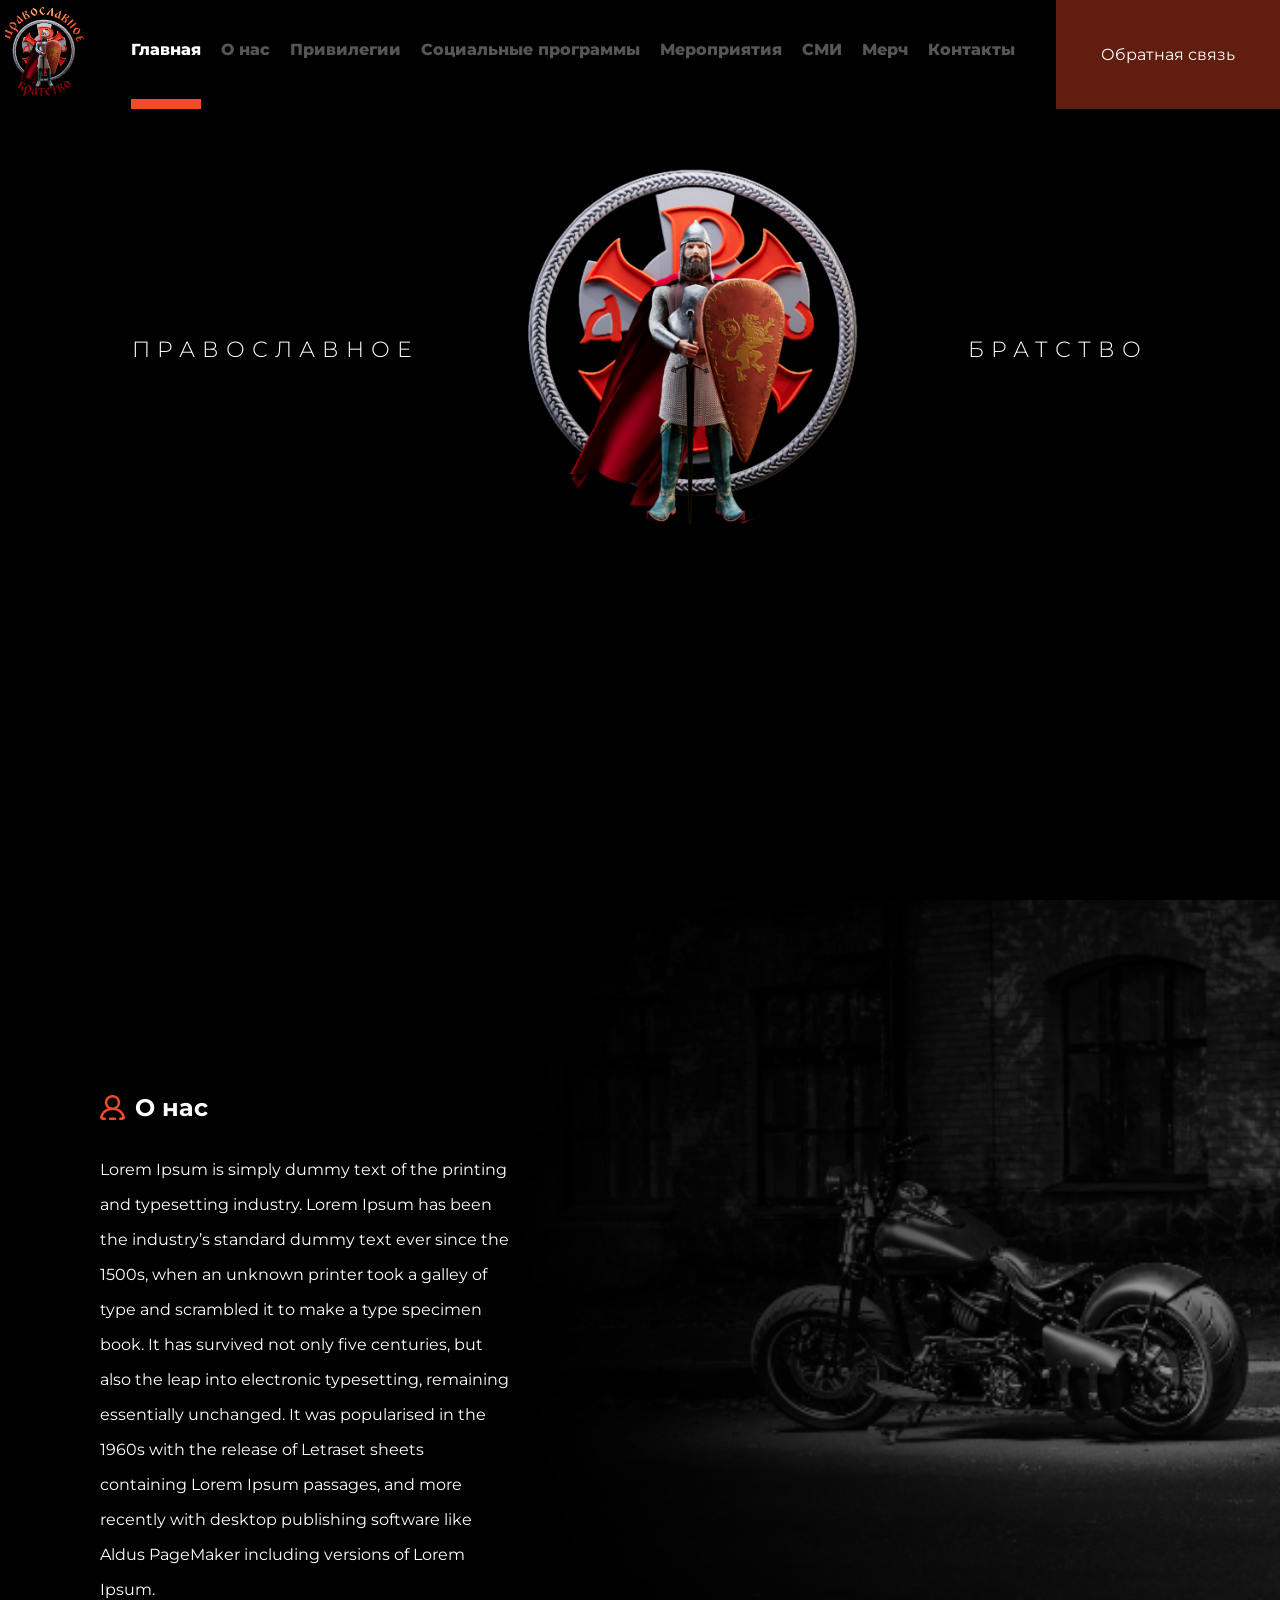
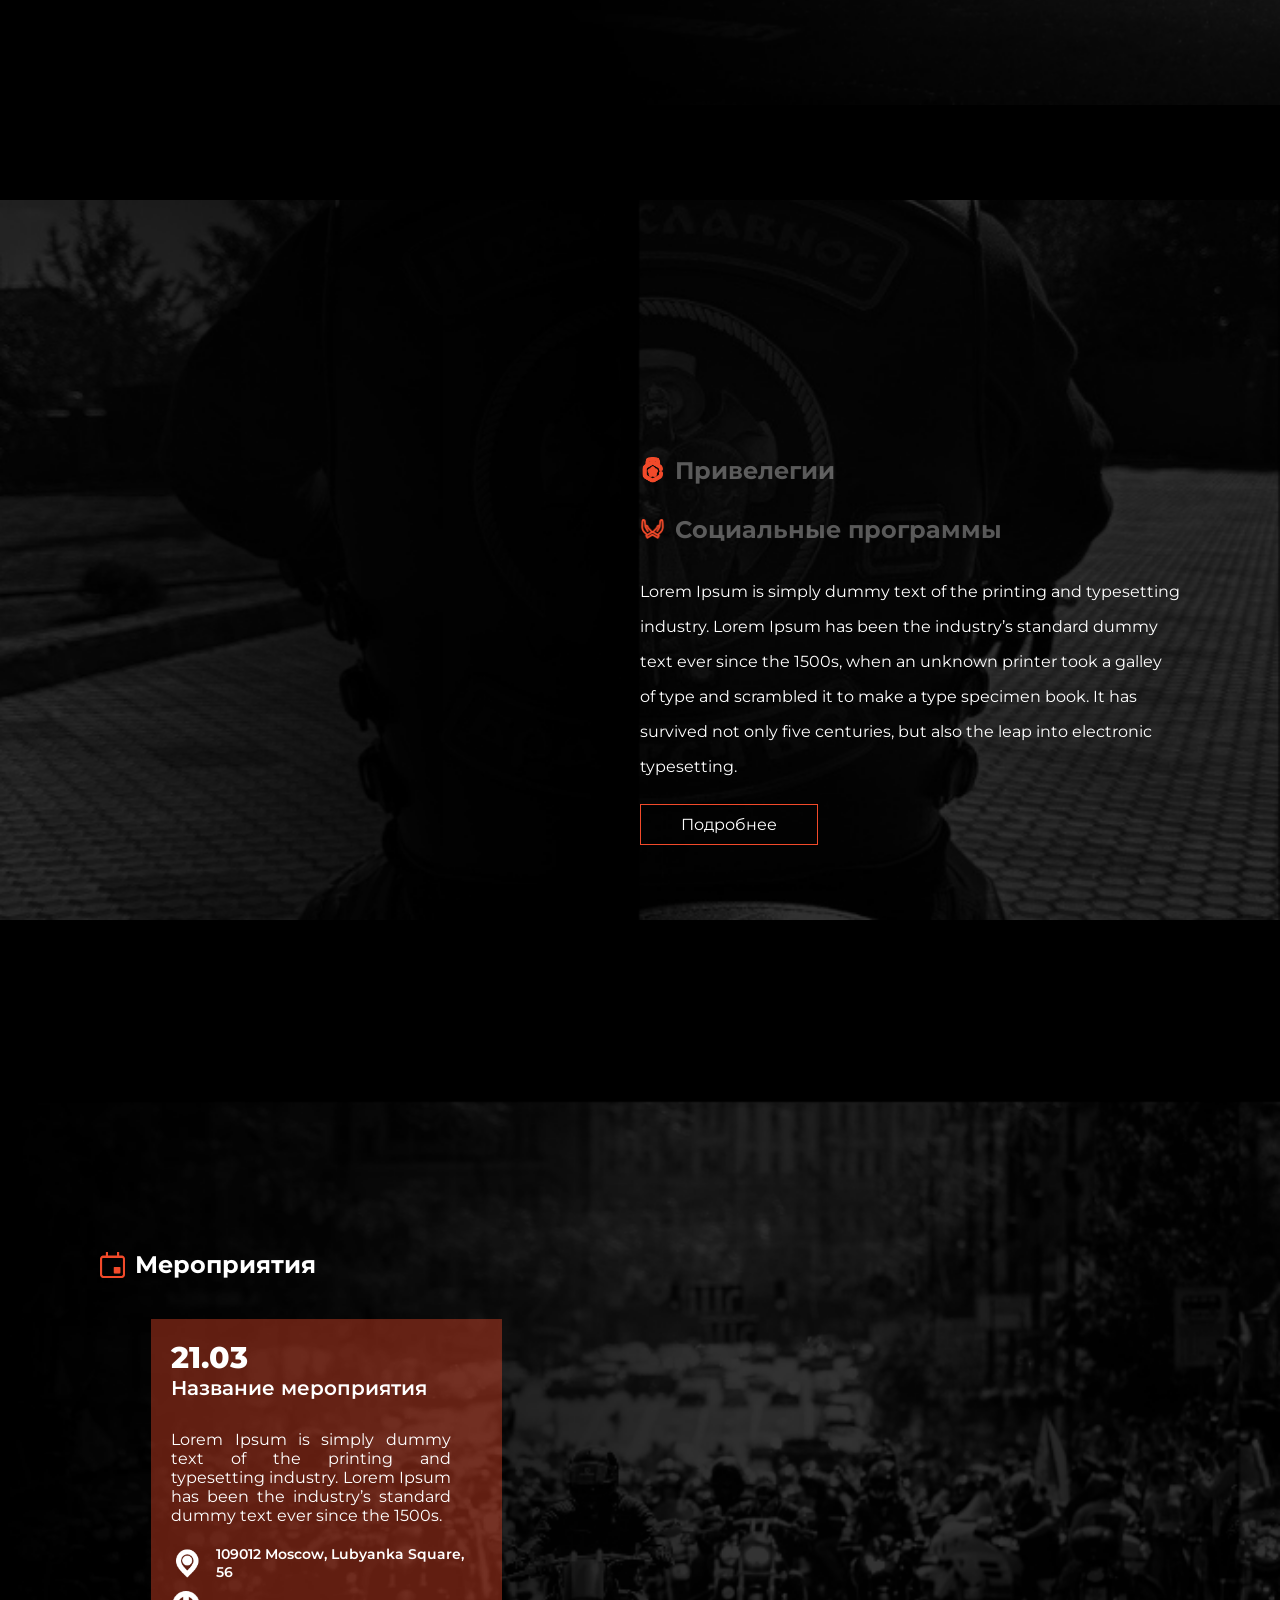
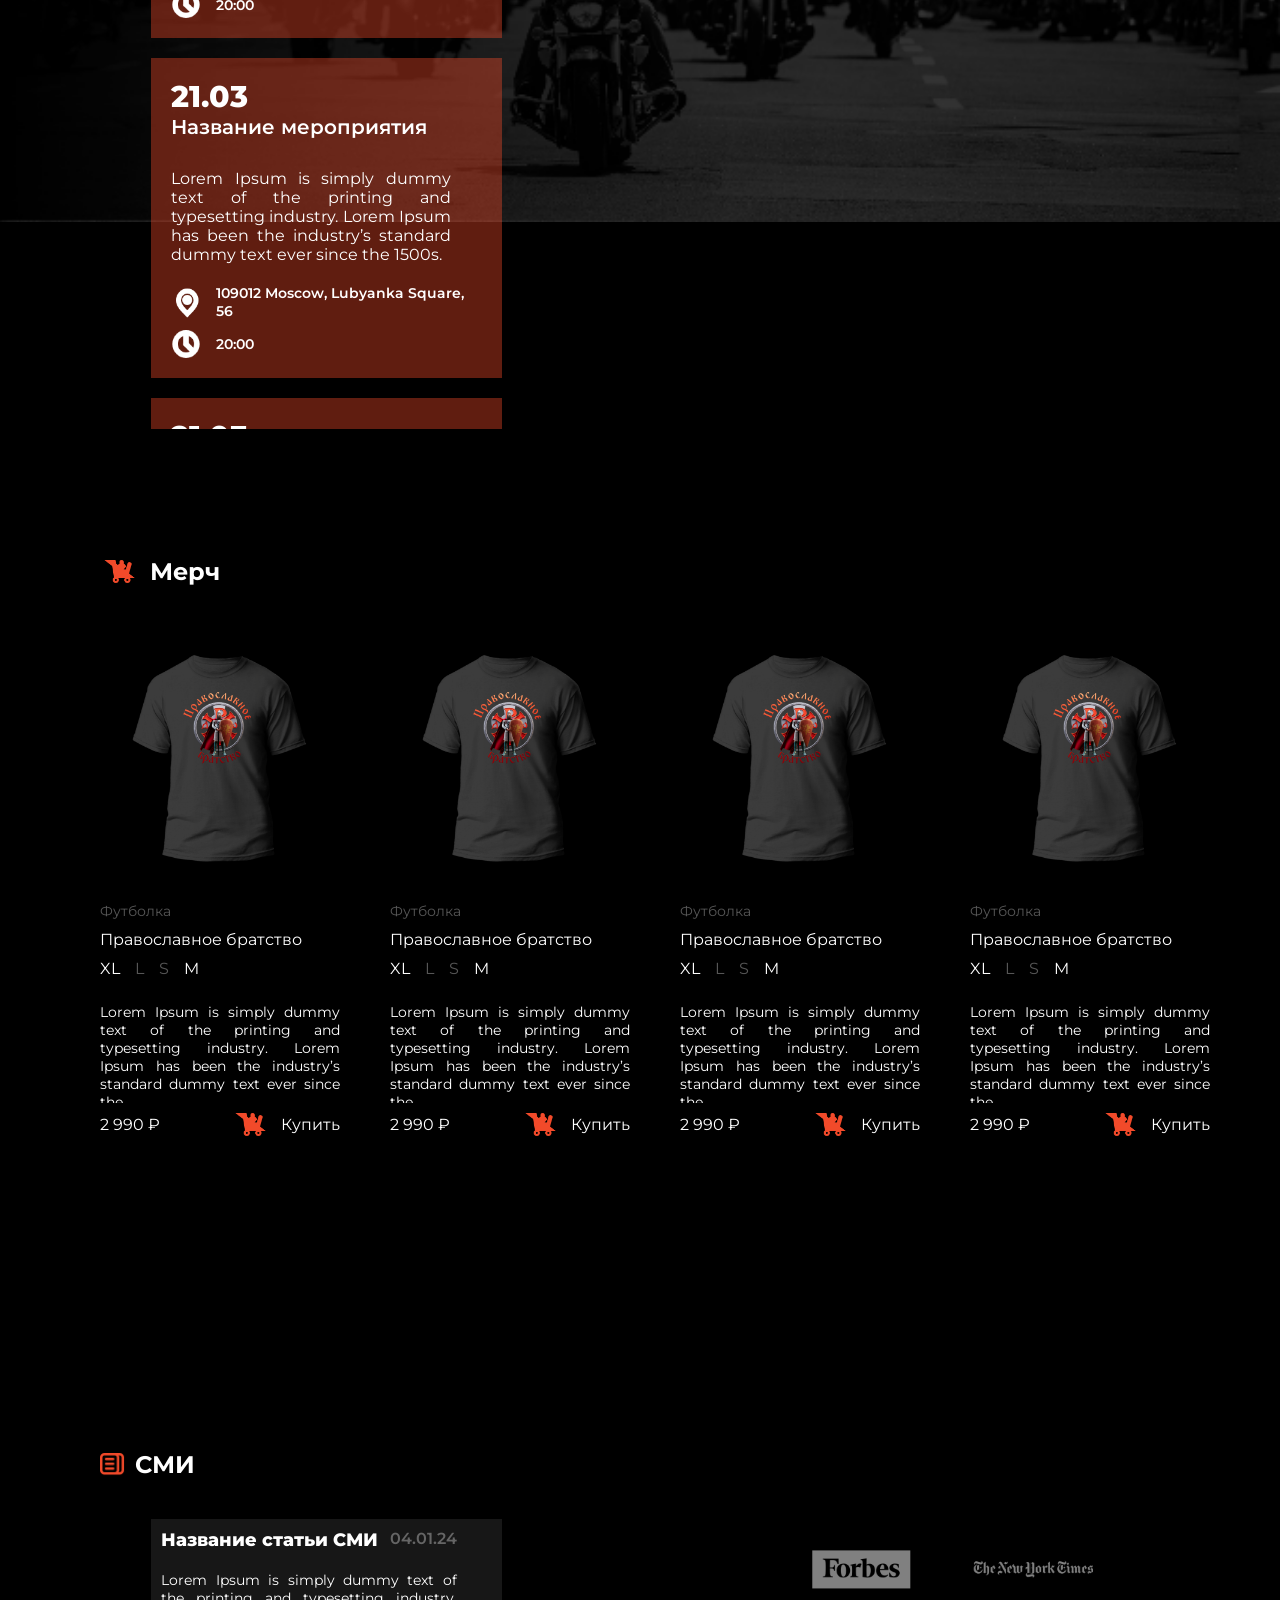
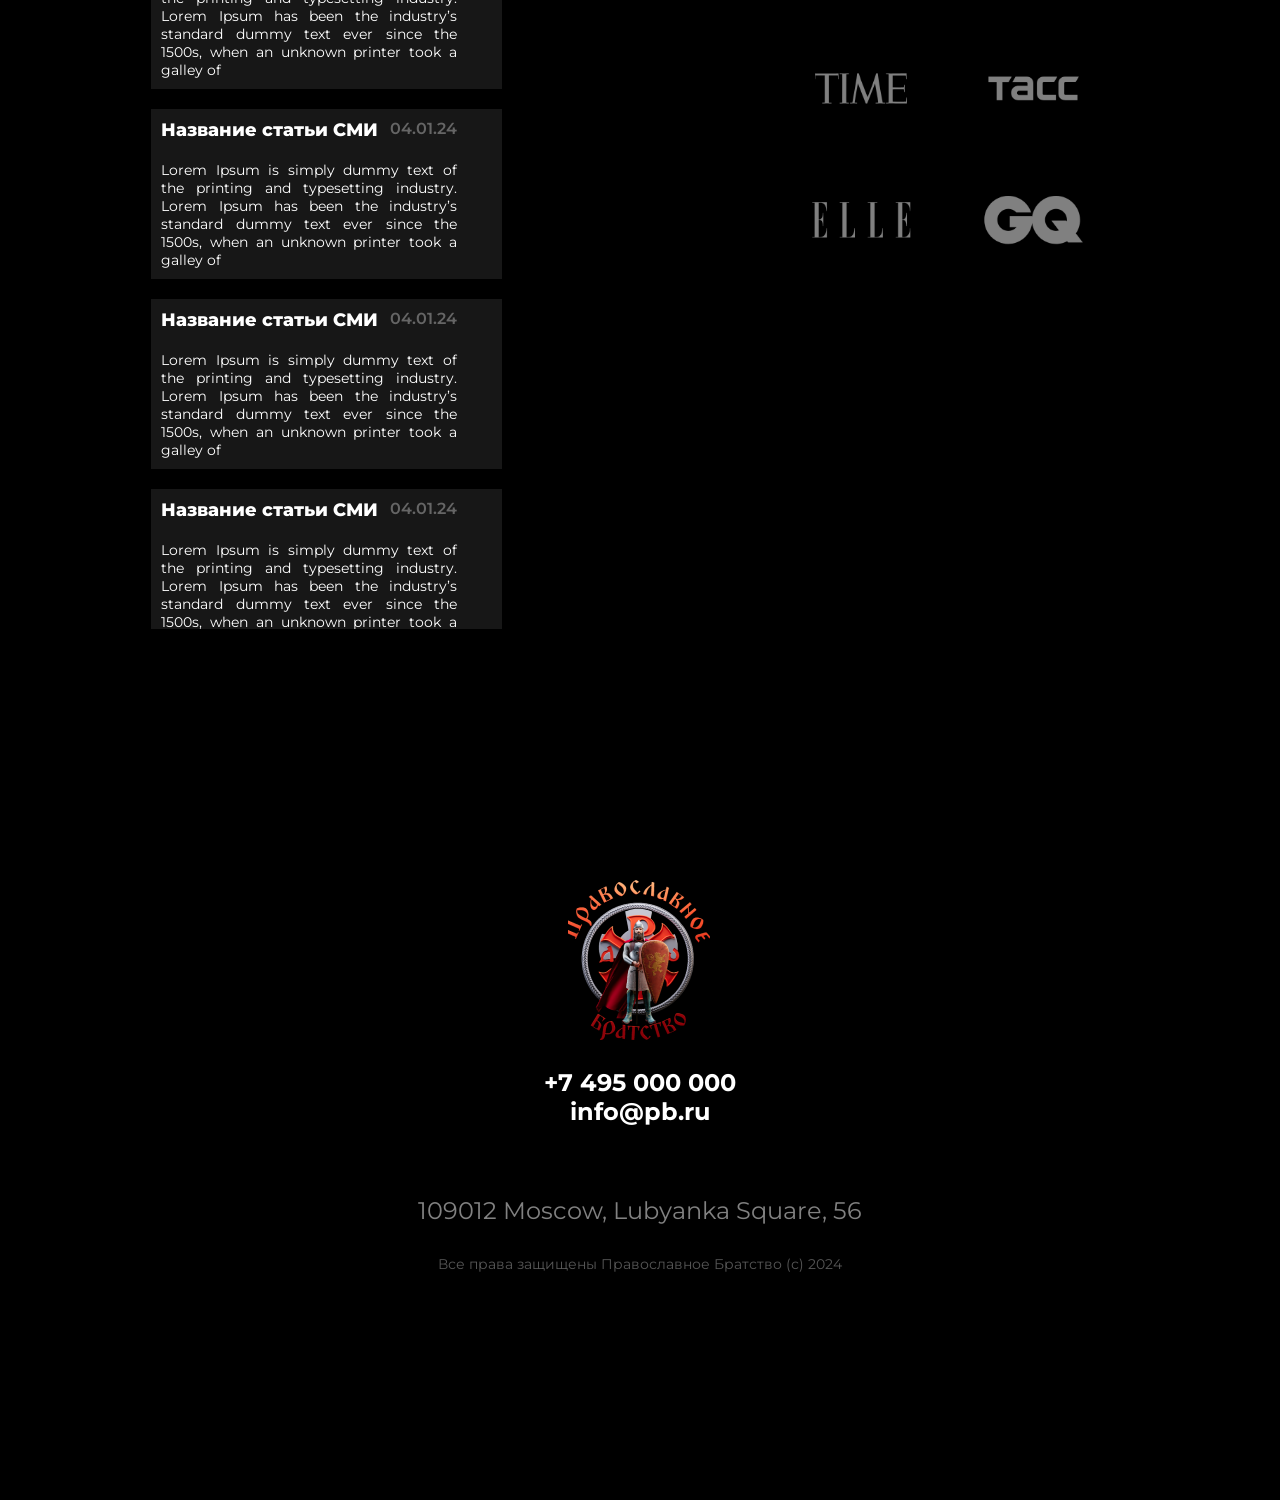
<file: index.html>
<!DOCTYPE html>
<html lang="ru">

<head>
    <meta charset="UTF-8">
    <meta name="viewport" content="width=device-width, initial-scale=1.0">
    <title>Православное братство</title>
    <link rel="stylesheet" href="css/style.css">
</head>

<body>
    <section class="section">
        <!-- мобильная шапка -->
        <header class="header-mob">
            <a href="./index"><img src="./img/logo.png" alt="лого" class="logo logo-mob"></a>
            <!-- кнопка бургер -->
            <div class="menu">
                <input type="checkbox" id="burger-checkbox" class="burger-checkbox">
                <label for="burger-checkbox" class="burger"></label>
                <ul class="menu-list">
                    <li><a href="./index.html" class="menu-item menu-active">Главная</a>
                    <li>
                    <li><a href="./info.html" class="menu-item">О нас</a>
                    <li>
                    <li><a href="./privel.html" class="menu-item">Привелегии</a>
                    <li>
                    <li><a href="./privel.html" class="menu-item">Социальные программы</a>
                    <li>
                    <li><a href="./miro.html" class="menu-item">Мероприятия</a>
                    <li>
                    <li><a href="./news.html" class="menu-item">СМИ</a>
                    <li>
                    <li><a href="./merch.html" class="menu-item">Мерч</a>
                    <li>
                    <li><a href="./contact.html" class="menu-item">Контакты</a>
                    <li></li>
                    <p class="menu-textt">109012 Moscow, Lubyanka Square, 56</p>
                    <div class="menu-content">
                        <a href="tel:+7495000000">
                            <p class="">+7 495 000 000</p>
                        </a>
                        <a href="mailto:info@pb.ru">
                            <p class="">info@pb.ru</p>
                        </a>
                    </div>
                    <a href="/" class="header-a header-menu-a">Обратная связь</a>
                </ul>
            </div>
        </header>
        <!-- шапка -->

        </div>
        <header class="header">
            <div class="header-flex">
                <a href="./index"><img src="./img/logo.png" alt="лого" class="logo"></a>
                <ul class="header-list">
                    <a href="#">
                        <li class="active">Главная</li>
                        <div class="red-line"></div>
                    </a>
                    <a href="./info.html">
                        <li class="passive">О нас</li>
                    </a>
                    <a href="./privel.html">
                        <li class="passive">Привилегии</li>
                    </a>
                    <a href="./privel.html">
                        <li class="passive">Социальные программы</li>
                    </a>
                    <a href="./miro.html">
                        <li class="passive">Мероприятия</li>
                    </a>
                    <a href="./news.html">
                        <li class="passive">СМИ</li>
                    </a>
                    <a href="./merch.html">
                        <li class="passive">Мерч</li>
                    </a>
                    <a href="./contact.html">
                        <li class="passive">Контакты</li>
                    </a>
                </ul>
                <a href="/" class="header-a">Обратная связь</a>
            </div>
        </header>
        <!-- первый блок -->
        <div class="container container-backg">
            <div class="container1">
                <h2 class="conteiner-1-text">Православное</h2>
                <img src="./img/logo-big.png" alt="лого" class="logo-big">
                <h2 class="conteiner-1-text">Братство</h2>
            </div>
        </div>
        <!-- второй блок -->
        <div class="container">
            <div class="container2">
                <div class="container-grid1">
                    <div class="container2-flex">
                        <img src="./img/people.png" alt="О нас" class="img-people">
                        <h2 class="container-title">О нас</h2>
                    </div>
                    <p class="container-text">Lorem Ipsum is simply dummy text of the printing and typesetting industry.
                        Lorem Ipsum has been the industry’s standard dummy text ever since the 1500s, when an unknown
                        printer took a galley of type and scrambled it to make a type specimen book. It has survived not
                        only five centuries, but also the leap into electronic typesetting, remaining essentially
                        unchanged. It was popularised in the 1960s with the release of Letraset sheets containing Lorem
                        Ipsum passages, and more recently with desktop publishing software like Aldus PageMaker
                        including versions of Lorem Ipsum.</p>
                </div>
                <div class="container-grid2"></div>
            </div>
        </div>
        <!-- третий блок -->
        <div class="container">
            <div class="container3">
                <div class="container-grid1">
                </div>
                <div class="container-grid3">
                    <div class="container2-flex container2-flex-hover">
                        <img src="./img/privel.png" alt="Привелегии" class="img-people">
                        <a href="./privel.html">
                            <h2 class="container-title container-title-off container-title-off-mob">Привелегии</h2>
                        </a>
                    </div>
                    <div class="container2-flex container2-flex-hover">
                        <img src="./img/soc.png" alt="Привелегии" class="img-people">
                        <a href="./privel.html">
                            <h2 class="container-title container-title-off container-title-off-mob">Социальные программы
                            </h2>
                        </a>
                    </div>
                    <p class="container-text">Lorem Ipsum is simply dummy text of the printing and typesetting industry.
                        Lorem Ipsum has been the industry’s standard dummy text ever since the 1500s, when an unknown
                        printer took a galley of type and scrambled it to make a type specimen book. It has survived not
                        only five centuries, but also the leap into electronic typesetting.</p>
                    <a href="./privel.html" class="container-a">Подробнее</a>
                </div>
            </div>
        </div>
        <!-- четвертый блок -->
        <div class="container">
            <div class="container4">
                <div class="container-grid6">
                    <div class="container2-flex">
                        <img src="./img/miro.png" alt="Мероприятия" class="img-people">
                        <h2 class="container-title">Мероприятия</h2>
                    </div>
                    <div class="miro-scroll" id="timeline3">
                        <div class="scroll-card">
                            <div class="scroll-block scroll-grid-block">
                                <p class="miro-grid-text miro-grid-text-off">21.03</p>
                                <div class="off-info">
                                    <p class="off-title">Название мероприятия</p>
                                    <p class="off-text">Lorem Ipsum is simply dummy text of the printing and
                                        typesetting
                                        industry. Lorem Ipsum has been the industry’s standard dummy text ever since
                                        the
                                        1500s.</p>
                                    <div class="off-group">
                                        <img src="./img/geo2.png" alt="гео" class="geo-img">
                                        <p class="geo-info">109012 Moscow, Lubyanka Square, 56</p>
                                    </div>
                                    <div class="off-group off-group2">
                                        <img src="./img/time2.png" alt="часы" class="geo-img">
                                        <p class="geo-info">20:00</p>
                                    </div>
                                </div>
                            </div>
                        </div>
                        <div class="scroll-card">
                            <div class="scroll-block scroll-grid-block">
                                <p class="miro-grid-text miro-grid-text-off">21.03</p>
                                <div class="off-info">
                                    <p class="off-title">Название мероприятия</p>
                                    <p class="off-text">Lorem Ipsum is simply dummy text of the printing and
                                        typesetting
                                        industry. Lorem Ipsum has been the industry’s standard dummy text ever since
                                        the
                                        1500s.</p>
                                    <div class="off-group">
                                        <img src="./img/geo2.png" alt="гео" class="geo-img">
                                        <p class="geo-info">109012 Moscow, Lubyanka Square, 56</p>
                                    </div>
                                    <div class="off-group off-group2">
                                        <img src="./img/time2.png" alt="часы" class="geo-img">
                                        <p class="geo-info">20:00</p>
                                    </div>
                                </div>
                            </div>
                        </div>
                        <div class="scroll-card">
                            <div class="scroll-block scroll-grid-block">
                                <p class="miro-grid-text miro-grid-text-off">21.03</p>
                                <div class="off-info">
                                    <p class="off-title">Название мероприятия</p>
                                    <p class="off-text">Lorem Ipsum is simply dummy text of the printing and
                                        typesetting
                                        industry. Lorem Ipsum has been the industry’s standard dummy text ever since
                                        the
                                        1500s.</p>
                                    <div class="off-group">
                                        <img src="./img/geo2.png" alt="гео" class="geo-img">
                                        <p class="geo-info">109012 Moscow, Lubyanka Square, 56</p>
                                    </div>
                                    <div class="off-group off-group2">
                                        <img src="./img/time2.png" alt="часы" class="geo-img">
                                        <p class="geo-info">20:00</p>
                                    </div>
                                </div>
                            </div>
                        </div>
                        <div class="scroll-card">
                            <div class="scroll-block scroll-grid-block">
                                <p class="miro-grid-text miro-grid-text-off">21.03</p>
                                <div class="off-info">
                                    <p class="off-title">Название мероприятия</p>
                                    <p class="off-text">Lorem Ipsum is simply dummy text of the printing and
                                        typesetting
                                        industry. Lorem Ipsum has been the industry’s standard dummy text ever since
                                        the
                                        1500s.</p>
                                    <div class="off-group">
                                        <img src="./img/geo2.png" alt="гео" class="geo-img">
                                        <p class="geo-info">109012 Moscow, Lubyanka Square, 56</p>
                                    </div>
                                    <div class="off-group off-group2">
                                        <img src="./img/time2.png" alt="часы" class="geo-img">
                                        <p class="geo-info">20:00</p>
                                    </div>
                                </div>
                            </div>
                        </div>
                        <div class="scroll-card">
                            <div class="scroll-block scroll-grid-block">
                                <p class="miro-grid-text miro-grid-text-off">21.03</p>
                                <div class="off-info">
                                    <p class="off-title">Название мероприятия</p>
                                    <p class="off-text">Lorem Ipsum is simply dummy text of the printing and
                                        typesetting
                                        industry. Lorem Ipsum has been the industry’s standard dummy text ever since
                                        the
                                        1500s.</p>
                                    <div class="off-group">
                                        <img src="./img/geo2.png" alt="гео" class="geo-img">
                                        <p class="geo-info">109012 Moscow, Lubyanka Square, 56</p>
                                    </div>
                                    <div class="off-group off-group2">
                                        <img src="./img/time2.png" alt="часы" class="geo-img">
                                        <p class="geo-info">20:00</p>
                                    </div>
                                </div>
                            </div>
                        </div>
                    </div>
                </div>
                <div class="container-grid4"></div>
            </div>
        </div>
        <!-- пятый блок -->
        <div class="container">
            <div class="container5">
                <div class="container-grid6">
                    <div class="container2-flex">
                        <img src="./img/buy.png" alt="Мерч" class="img-buy">
                        <h2 class="container-title">Мерч</h2>
                    </div>
                    <div class="clothes-scroll" id="timeline">
                        <div class="clothes-card">
                            <div class="clothe">
                                <img src="./img/clothe.png" alt="одежда" class="img-clothe">
                            </div>
                            <p class="clothe-title">Футболка</p>
                            <p class="clothe-subtitle">Православное братство</p>
                            <div class="size">
                                <p class="sizes ">XL</p>
                                <p class="sizes size-none">L</p>
                                <p class="sizes size-none">S</p>
                                <p class="sizes ">M</p>
                            </div>
                            <div class="size-text">
                                <p class="clothe-text">Lorem Ipsum is simply dummy text of the printing and typesetting
                                    industry. Lorem Ipsum has been the industry’s standard dummy text ever since the</p>
                            </div>
                            <div class="sale">
                                <p class="price-text">2 990 ₽</p>
                                <div class="buy">
                                    <img src="./img/buy.png" alt="купить" class="img-buy">
                                    <a href="#" class="buy-a">Купить</a>
                                </div>
                            </div>
                        </div>
                        <div class="clothes-card">
                            <div class="clothe">
                                <img src="./img/clothe.png" alt="одежда" class="img-clothe">
                            </div>
                            <p class="clothe-title">Футболка</p>
                            <p class="clothe-subtitle">Православное братство</p>
                            <div class="size">
                                <p class="sizes ">XL</p>
                                <p class="sizes size-none">L</p>
                                <p class="sizes size-none">S</p>
                                <p class="sizes ">M</p>
                            </div>
                            <div class="size-text">
                                <p class="clothe-text">Lorem Ipsum is simply dummy text of the printing and typesetting
                                    industry. Lorem Ipsum has been the industry’s standard dummy text ever since the</p>
                            </div>
                            <div class="sale">
                                <p class="price-text">2 990 ₽</p>
                                <div class="buy">
                                    <img src="./img/buy.png" alt="купить" class="img-buy">
                                    <a href="#" class="buy-a">Купить</a>
                                </div>
                            </div>
                        </div>
                        <div class="clothes-card">
                            <div class="clothe">
                                <img src="./img/clothe.png" alt="одежда" class="img-clothe">
                            </div>
                            <p class="clothe-title">Футболка</p>
                            <p class="clothe-subtitle">Православное братство</p>
                            <div class="size">
                                <p class="sizes ">XL</p>
                                <p class="sizes size-none">L</p>
                                <p class="sizes size-none">S</p>
                                <p class="sizes ">M</p>
                            </div>
                            <div class="size-text">
                                <p class="clothe-text">Lorem Ipsum is simply dummy text of the printing and typesetting
                                    industry. Lorem Ipsum has been the industry’s standard dummy text ever since the</p>
                            </div>
                            <div class="sale">
                                <p class="price-text">2 990 ₽</p>
                                <div class="buy">
                                    <img src="./img/buy.png" alt="купить" class="img-buy">
                                    <a href="#" class="buy-a">Купить</a>
                                </div>
                            </div>
                        </div>
                        <div class="clothes-card">
                            <div class="clothe">
                                <img src="./img/clothe.png" alt="одежда" class="img-clothe">
                            </div>
                            <p class="clothe-title">Футболка</p>
                            <p class="clothe-subtitle">Православное братство</p>
                            <div class="size">
                                <p class="sizes ">XL</p>
                                <p class="sizes size-none">L</p>
                                <p class="sizes size-none">S</p>
                                <p class="sizes ">M</p>
                            </div>
                            <div class="size-text">
                                <p class="clothe-text">Lorem Ipsum is simply dummy text of the printing and typesetting
                                    industry. Lorem Ipsum has been the industry’s standard dummy text ever since the</p>
                            </div>
                            <div class="sale">
                                <p class="price-text">2 990 ₽</p>
                                <div class="buy">
                                    <img src="./img/buy.png" alt="купить" class="img-buy">
                                    <a href="#" class="buy-a">Купить</a>
                                </div>
                            </div>
                        </div>
                        <div class="clothes-card">
                            <div class="clothe">
                                <img src="./img/clothe.png" alt="одежда" class="img-clothe">
                            </div>
                            <p class="clothe-title">Футболка</p>
                            <p class="clothe-subtitle">Православное братство</p>
                            <div class="size">
                                <p class="sizes ">XL</p>
                                <p class="sizes size-none">L</p>
                                <p class="sizes size-none">S</p>
                                <p class="sizes ">M</p>
                            </div>
                            <div class="size-text">
                                <p class="clothe-text">Lorem Ipsum is simply dummy text of the printing and typesetting
                                    industry. Lorem Ipsum has been the industry’s standard dummy text ever since the</p>
                            </div>
                            <div class="sale">
                                <p class="price-text">2 990 ₽</p>
                                <div class="buy">
                                    <img src="./img/buy.png" alt="купить" class="img-buy">
                                    <a href="#" class="buy-a">Купить</a>
                                </div>
                            </div>
                        </div>
                        <div class="clothes-card">
                            <div class="clothe">
                                <img src="./img/clothe.png" alt="одежда" class="img-clothe">
                            </div>
                            <p class="clothe-title">Футболка</p>
                            <p class="clothe-subtitle">Православное братство</p>
                            <div class="size">
                                <p class="sizes ">XL</p>
                                <p class="sizes size-none">L</p>
                                <p class="sizes size-none">S</p>
                                <p class="sizes ">M</p>
                            </div>
                            <div class="size-text">
                                <p class="clothe-text">Lorem Ipsum is simply dummy text of the printing and typesetting
                                    industry. Lorem Ipsum has been the industry’s standard dummy text ever since the</p>
                            </div>
                            <div class="sale">
                                <p class="price-text">2 990 ₽</p>
                                <div class="buy">
                                    <img src="./img/buy.png" alt="купить" class="img-buy">
                                    <a href="#" class="buy-a">Купить</a>
                                </div>
                            </div>
                        </div>
                        <div class="clothes-card">
                            <div class="clothe">
                                <img src="./img/clothe.png" alt="одежда" class="img-clothe">
                            </div>
                            <p class="clothe-title">Футболка</p>
                            <p class="clothe-subtitle">Православное братство</p>
                            <div class="size">
                                <p class="sizes ">XL</p>
                                <p class="sizes size-none">L</p>
                                <p class="sizes size-none">S</p>
                                <p class="sizes ">M</p>
                            </div>
                            <div class="size-text">
                                <p class="clothe-text">Lorem Ipsum is simply dummy text of the printing and typesetting
                                    industry. Lorem Ipsum has been the industry’s standard dummy text ever since the</p>
                            </div>
                            <div class="sale">
                                <p class="price-text">2 990 ₽</p>
                                <div class="buy">
                                    <img src="./img/buy.png" alt="купить" class="img-buy">
                                    <a href="#" class="buy-a">Купить</a>
                                </div>
                            </div>
                        </div>
                    </div>
                </div>
                <div class="container-grid4"></div>
            </div>
        </div>
        <!-- шестой блок -->
        <div class="container">
            <div class="container7">
                <div class="container-grid6">
                    <div class="container2-flex">
                        <img src="./img/news.png" alt="Мероприятия" class="img-people">
                        <h2 class="container-title">СМИ</h2>
                    </div>
                    <div class="miro-scroll" id="timeline2">
                        <div class="scroll-card">
                            <div class="scroll-block scroll-block2">
                                <div class="scroll-card">
                                    <div class="news-flex">
                                        <p class="scroll-text news-title">Название статьи СМИ</p>
                                        <p class="news-date">04.01.24</p>
                                    </div>
                                    <p class="news-text">Lorem Ipsum is simply dummy text of the printing and
                                        typesetting industry. Lorem Ipsum has been the industry’s standard dummy text
                                        ever since the 1500s, when an unknown printer took a galley of</p>
                                </div>
                            </div>
                        </div>
                        <div class="scroll-card">
                            <div class="scroll-block scroll-block2">
                                <div class="scroll-card">
                                    <div class="news-flex">
                                        <p class="scroll-text news-title">Название статьи СМИ</p>
                                        <p class="news-date">04.01.24</p>
                                    </div>
                                    <p class="news-text">Lorem Ipsum is simply dummy text of the printing and
                                        typesetting industry. Lorem Ipsum has been the industry’s standard dummy text
                                        ever since the 1500s, when an unknown printer took a galley of</p>
                                </div>
                            </div>
                        </div>
                        <div class="scroll-card">
                            <div class="scroll-block scroll-block2">
                                <div class="scroll-card">
                                    <div class="news-flex">
                                        <p class="scroll-text news-title">Название статьи СМИ</p>
                                        <p class="news-date">04.01.24</p>
                                    </div>
                                    <p class="news-text">Lorem Ipsum is simply dummy text of the printing and
                                        typesetting industry. Lorem Ipsum has been the industry’s standard dummy text
                                        ever since the 1500s, when an unknown printer took a galley of</p>
                                </div>
                            </div>
                        </div>
                        <div class="scroll-card">
                            <div class="scroll-block scroll-block2">
                                <div class="scroll-card">
                                    <div class="news-flex">
                                        <p class="scroll-text news-title">Название статьи СМИ</p>
                                        <p class="news-date">04.01.24</p>
                                    </div>
                                    <p class="news-text">Lorem Ipsum is simply dummy text of the printing and
                                        typesetting industry. Lorem Ipsum has been the industry’s standard dummy text
                                        ever since the 1500s, when an unknown printer took a galley of</p>
                                </div>
                            </div>
                        </div>
                        <div class="scroll-card">
                            <div class="scroll-block scroll-block2">
                                <div class="scroll-card">
                                    <div class="news-flex">
                                        <p class="scroll-text news-title">Название статьи СМИ</p>
                                        <p class="news-date">04.01.24</p>
                                    </div>
                                    <p class="news-text">Lorem Ipsum is simply dummy text of the printing and
                                        typesetting industry. Lorem Ipsum has been the industry’s standard dummy text
                                        ever since the 1500s, when an unknown printer took a galley of</p>
                                </div>
                            </div>
                        </div>
                        <div class="scroll-card">
                            <div class="scroll-block scroll-block2">
                                <div class="scroll-card">
                                    <div class="news-flex">
                                        <p class="scroll-text news-title">Название статьи СМИ</p>
                                        <p class="news-date">04.01.24</p>
                                    </div>
                                    <p class="news-text">Lorem Ipsum is simply dummy text of the printing and
                                        typesetting industry. Lorem Ipsum has been the industry’s standard dummy text
                                        ever since the 1500s, when an unknown printer took a galley of</p>
                                </div>
                            </div>
                        </div>
                    </div>
                </div>
                <div class="container-grid4">
                    <img src="./img/all.png" alt="новости" class="news-img">
                </div>
            </div>
        </div>
        <!-- подвал -->
        <footer class="footer" id="footer">
            <ul class="header-list footer-list">
                <a href="./index.html">
                    <li class="active">Главная</li>
                </a>
                <a href="./info.html">
                    <li class="passive">О нас</li>
                </a>
                <a href="./privel.html">
                    <li class="passive">Привилегии</li>
                </a>
                <a href="./privel.html">
                    <li class="passive">Социальные программы</li>
                </a>
                <a href="./miro.html">
                    <li class="passive">Мероприятия</li>
                </a>
                <a href="./news.html">
                    <li class="passive">СМИ</li>
                </a>
                <a href="./merch.html">
                    <li class="passive">Мерч</li>
                </a>
                <a href="./contact.html">
                    <li class="passive">Контакты</li>
                </a>
            </ul>
            <div class="footer-content">
                <img src="./img/logo.png" alt="лого" class="footer-logo">
                <a href="tel:+7495000000">
                    <p class="footer-text">+7 495 000 000</p>
                </a>
                <a href="mailto:info@pb.ru">
                    <p class="footer-text">info@pb.ru</p>
                </a>
            </div>
            <p class="footer-text footer-text2 footer-text3">109012 Moscow, Lubyanka Square, 56</p>
            <p class="footer-text footer-text2">Все права защищены Православное Братство (с) 2024</p>
        </footer>
    </section>
    <script src="js/script.js"></script>

</body>

</html>
</file>
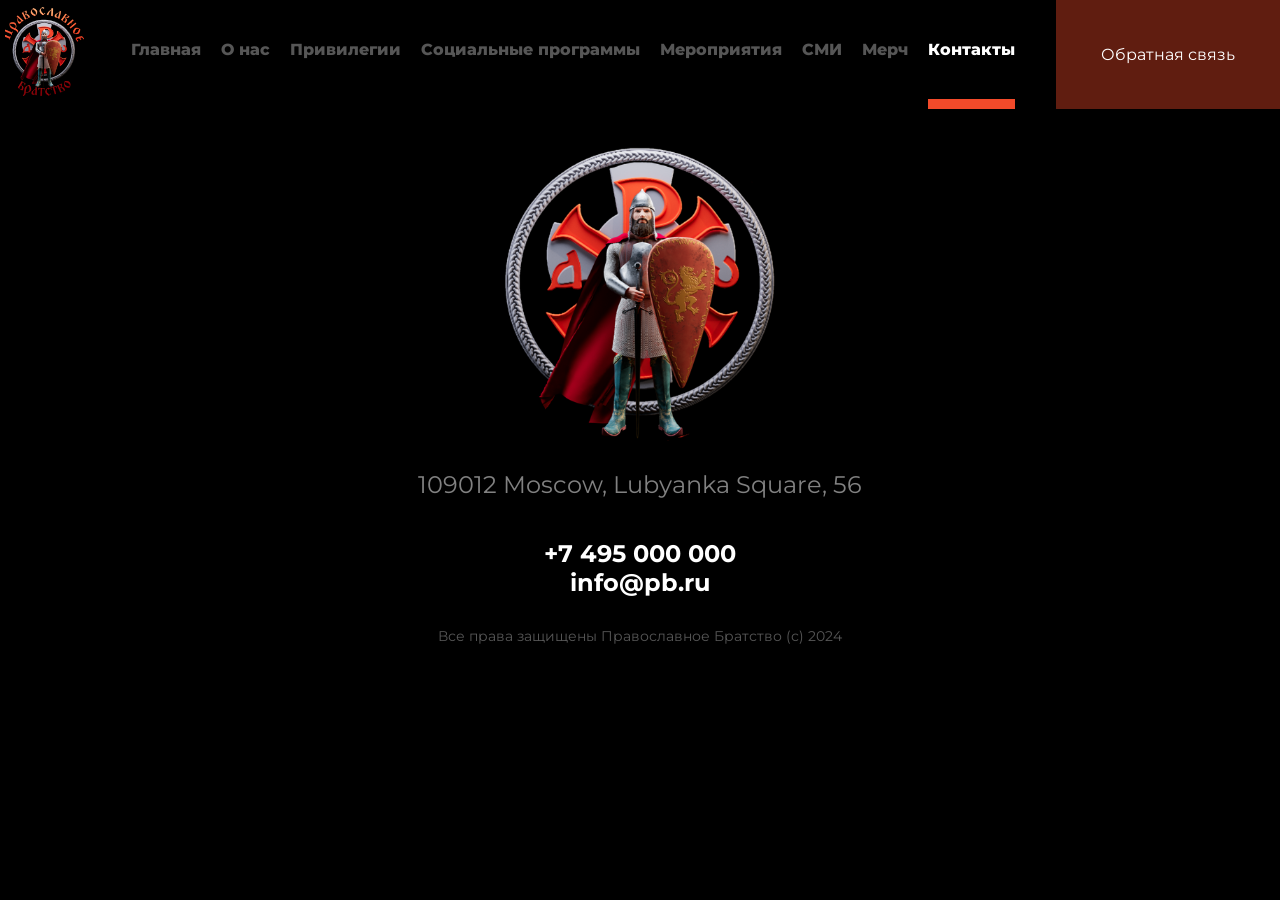
<file: contact.html>
<!DOCTYPE html>
<html lang="ru">

<head>
    <meta charset="UTF-8">
    <meta name="viewport" content="width=device-width, initial-scale=1.0">
    <title>Православное братство</title>
    <link rel="stylesheet" href="css/style.css">
</head>

<body>
    <section class="section">
        <!-- мобильная шапка -->
        <header class="header-mob">
            <a href="./index"><img src="./img/logo.png" alt="лого" class="logo logo-mob"></a>
            <!-- кнопка бургер -->
            <div class="menu">
                <input type="checkbox" id="burger-checkbox" class="burger-checkbox">
                <label for="burger-checkbox" class="burger"></label>
                <ul class="menu-list">
                    <li><a href="./index.html" class="menu-item">Главная</a>
                    <li>
                    <li><a href="./info.html" class="menu-item">О нас</a>
                    <li>
                    <li><a href="./privel.html" class="menu-item">Привелегии</a>
                    <li>
                    <li><a href="./privel.html" class="menu-item">Социальные программы</a>
                    <li>
                    <li><a href="./miro.html" class="menu-item">Мероприятия</a>
                    <li>
                    <li><a href="./news.html" class="menu-item">СМИ</a>
                    <li>
                    <li><a href="./merch.html" class="menu-item">Мерч</a>
                    <li>
                    <li><a href="./contact.html" class="menu-item menu-active">Контакты</a>
                    <li></li>
                    <p class="menu-textt">109012 Moscow, Lubyanka Square, 56</p>
                    <div class="menu-content">
                        <a href="tel:+7495000000">
                            <p class="">+7 495 000 000</p>
                        </a>
                        <a href="mailto:info@pb.ru">
                            <p class="">info@pb.ru</p>
                        </a>
                    </div>
                    <a href="/" class="header-a header-menu-a">Обратная связь</a>
                </ul>
            </div>
        </header>
        <!-- шапка -->
        <header class="header">
            <div class="header-flex">
                <a href="./index"><img src="./img/logo.png" alt="лого" class="logo"></a>
                <ul class="header-list">
                    <a href="./index.html">
                        <li class="passive">Главная</li>
                    </a>
                    <a href="./info.html">
                        <li class="passive">О нас</li>
                    </a>
                    <a href="./privel.html">
                        <li class="passive">Привилегии</li>
                    </a>
                    <a href="./privel.html">
                        <li class="passive">Социальные программы</li>
                    </a>
                    <a href="./miro.html">
                        <li class="passive">Мероприятия</li>
                    </a>
                    <a href="./news.html">
                        <li class="passive">СМИ</li>
                    </a>
                    <a href="./merch.html">
                        <li class="passive">Мерч</li>
                    </a>
                    <a href="/contact.html">
                        <li class="active">Контакты</li>
                        <div class="red-line"></div>
                    </a>
                </ul>
                <a href="/" class="header-a">Обратная связь</a>
            </div>
        </header>
        <!-- перывй блок -->
        <div class="container">
            <div class="container1 container13">
                <img src="./img/logo-big.png" alt="лого" class="logo-big logo-big2">
                <p class="footer-text footer-text2 footer-text3 footer-text4">109012 Moscow, Lubyanka Square, 56</p>
                <div class="footer-content2">
                    <a href="tel:+7495000000">
                        <p class="footer-text">+7 495 000 000</p>
                    </a>
                    <a href="mailto:info@pb.ru">
                        <p class="footer-text">info@pb.ru</p>
                    </a>
                </div>
                <p class="footer-text footer-text2">Все права защищены Православное Братство (с) 2024</p>
            </div>
        </div>
    </section>
</body>

</html>
</file>
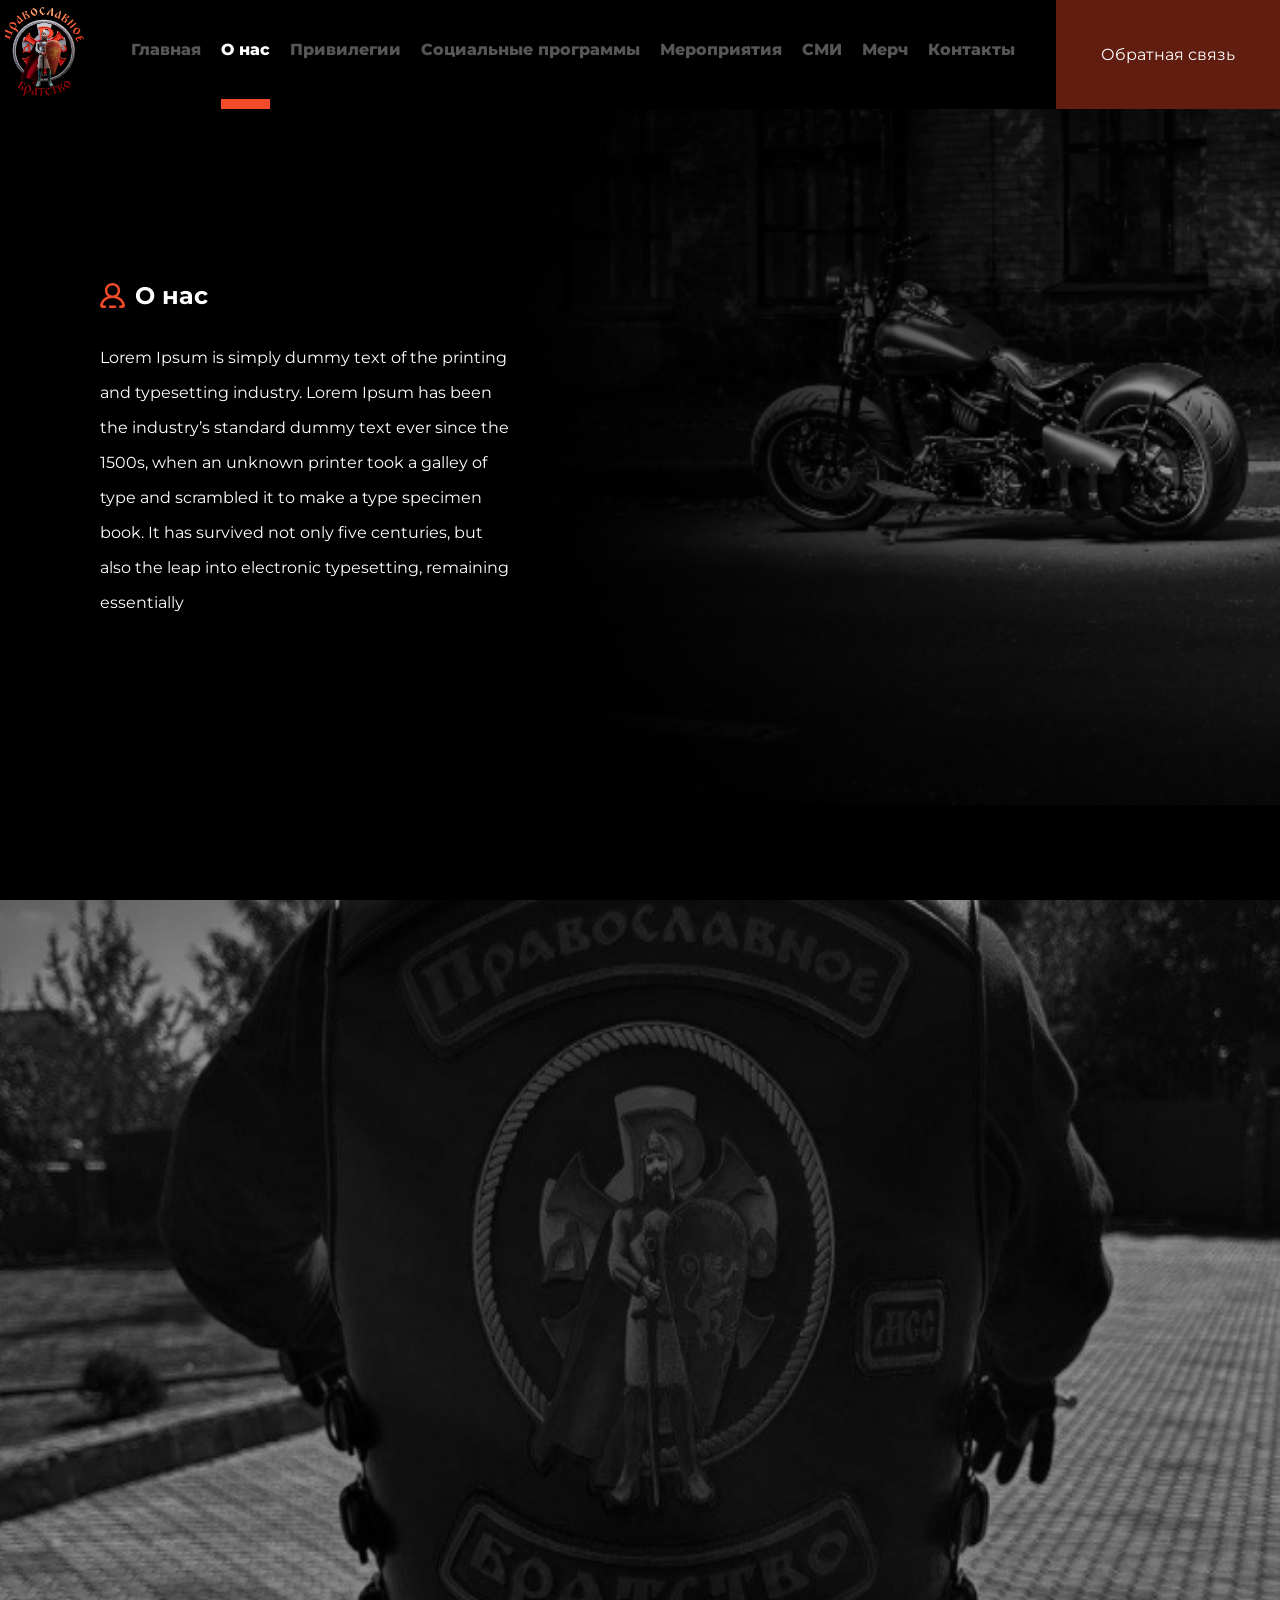
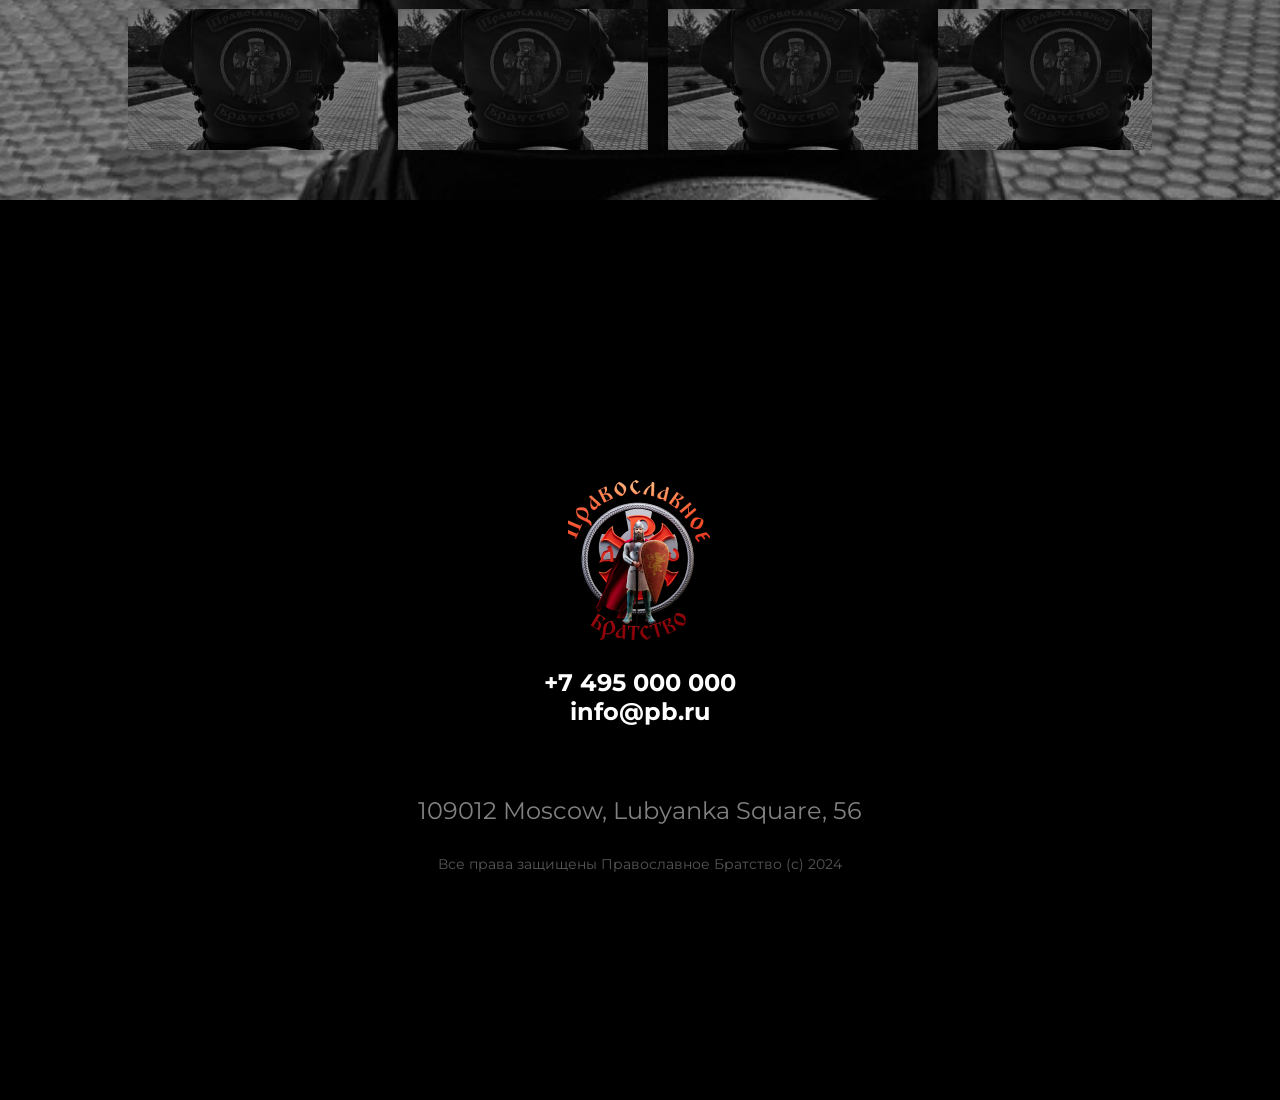
<file: info.html>
<!DOCTYPE html>
<html lang="ru">

<head>
    <meta charset="UTF-8">
    <meta name="viewport" content="width=device-width, initial-scale=1.0">
    <title>Православное братство</title>
    <link rel="stylesheet" href="css/style.css">
</head>

<body>
    <section class="section">
        <!-- мобильная шапка -->
        <header class="header-mob">
            <a href="./index"><img src="./img/logo.png" alt="лого" class="logo logo-mob"></a>
            <!-- кнопка бургер -->
            <div class="menu">
                <input type="checkbox" id="burger-checkbox" class="burger-checkbox">
                <label for="burger-checkbox" class="burger"></label>
                <ul class="menu-list">
                    <li><a href="./index.html" class="menu-item">Главная</a>
                    <li>
                    <li><a href="./info.html" class="menu-item menu-active">О нас</a>
                    <li>
                    <li><a href="./privel.html" class="menu-item">Привелегии</a>
                    <li>
                    <li><a href="./privel.html" class="menu-item">Социальные программы</a>
                    <li>
                    <li><a href="./miro.html" class="menu-item">Мероприятия</a>
                    <li>
                    <li><a href="./news.html" class="menu-item">СМИ</a>
                    <li>
                    <li><a href="./merch.html" class="menu-item">Мерч</a>
                    <li>
                    <li><a href="./contact.html" class="menu-item">Контакты</a>
                    <li></li>
                    <p class="menu-textt">109012 Moscow, Lubyanka Square, 56</p>
                    <div class="menu-content">
                        <a href="tel:+7495000000">
                            <p class="">+7 495 000 000</p>
                        </a>
                        <a href="mailto:info@pb.ru">
                            <p class="">info@pb.ru</p>
                        </a>
                    </div>
                    <a href="/" class="header-a header-menu-a">Обратная связь</a>
                </ul>
            </div>
        </header>
        <!-- шапка -->
        <header class="header">
            <div class="header-flex">
                <a href="./index"><img src="./img/logo.png" alt="лого" class="logo"></a>
                <ul class="header-list">
                    <a href="./index.html">
                        <li class="passive">Главная</li>
                    </a>
                    <a href="./info.html">
                        <li class="active">О нас</li>
                        <div class="red-line"></div>
                    </a>
                    <a href="./privel.html">
                        <li class="passive">Привилегии</li>
                    </a>
                    <a href="./privel.html">
                        <li class="passive">Социальные программы</li>
                    </a>
                    <a href="./miro.html">
                        <li class="passive">Мероприятия</li>
                    </a>
                    <a href="./news.html">
                        <li class="passive">СМИ</li>
                    </a>
                    <a href="./merch.html">
                        <li class="passive">Мерч</li>
                    </a>
                    <a href="./contact.html">
                        <li class="passive">Контакты</li>
                    </a>
                </ul>
                <a href="/" class="header-a">Обратная связь</a>
            </div>
        </header>
        <!-- первый блок -->
        <div class="container">
            <div class=" container2">
                <div class="container-grid1">
                    <div class="container2-flex">
                        <img src="./img/people.png" alt="О нас" class="img-people">
                        <h2 class="container-title">О нас</h2>
                    </div>
                    <p class="container-text">Lorem Ipsum is simply dummy text of the printing and typesetting industry.
                        Lorem Ipsum has been the industry’s standard dummy text ever since the 1500s, when an unknown
                        printer took a galley of type and scrambled it to make a type specimen book. It has survived not
                        only five centuries, but also the leap into electronic typesetting, remaining essentially</p>
                </div>
                <div class="container-grid2"></div>
            </div>
        </div>
        <!-- второй блок -->
        <div class="container">
            <div class="container9">
                <img src="./img/bckg4.png" alt="фон" id="myimg" class="fon">
                <div class="flex-end" id="timeline4">
                    <div class="changes-img">
                        <img src="./img/bckg4.png" onclick="myimg.src='img/bckg4.png'" alt="фон" class="change-fon">
                        <img src="./img/bckg4.png" onclick="myimg.src='img/bckg4.png'" alt="фон" class="change-fon">
                        <img src="./img/bckg4.png" onclick="myimg.src='img/bckg4.png'" alt="фон" class="change-fon">
                        <img src="./img/bckg4.png" onclick="myimg.src='img/bckg4.png'" alt="фон" class="change-fon">
                        <img src="./img/bckg4.png" onclick="myimg.src='img/bckg4.png'" alt="фон" class="change-fon">
                        <img src="./img/bckg4.png" onclick="myimg.src='img/bckg4.png'" alt="фон" class="change-fon">
                    </div>
                </div>
            </div>
        </div>
        <!-- подвал -->
        <footer class="footer" id="footer">
            <ul class="header-list footer-list">
                <a href="./index.html">
                    <li class="passive">Главная</li>
                </a>
                <a href="./info.html">
                    <li class="active">О нас</li>
                </a>
                <a href="./privel.html">
                    <li class="passive">Привилегии</li>
                </a>
                <a href="./privel.html">
                    <li class="passive">Социальные программы</li>
                </a>
                <a href="./miro.html">
                    <li class="passive">Мероприятия</li>
                </a>
                <a href="./news.html">
                    <li class="passive">СМИ</li>
                </a>
                <a href="./merch.html">
                    <li class="passive">Мерч</li>
                </a>
                <a href="./contact.html">
                    <li class="passive">Контакты</li>
                </a>
            </ul>
            <div class="footer-content">
                <img src="./img/logo.png" alt="лого" class="footer-logo">
                <a href="tel:+7495000000">
                    <p class="footer-text">+7 495 000 000</p>
                </a>
                <a href="mailto:info@pb.ru">
                    <p class="footer-text">info@pb.ru</p>
                </a>
            </div>
            <p class="footer-text footer-text2 footer-text3">109012 Moscow, Lubyanka Square, 56</p>
            <p class="footer-text footer-text2">Все права защищены Православное Братство (с) 2024</p>
        </footer>
    </section>
    <script src="js/script2.js"></script>
</body>

</html>
</file>
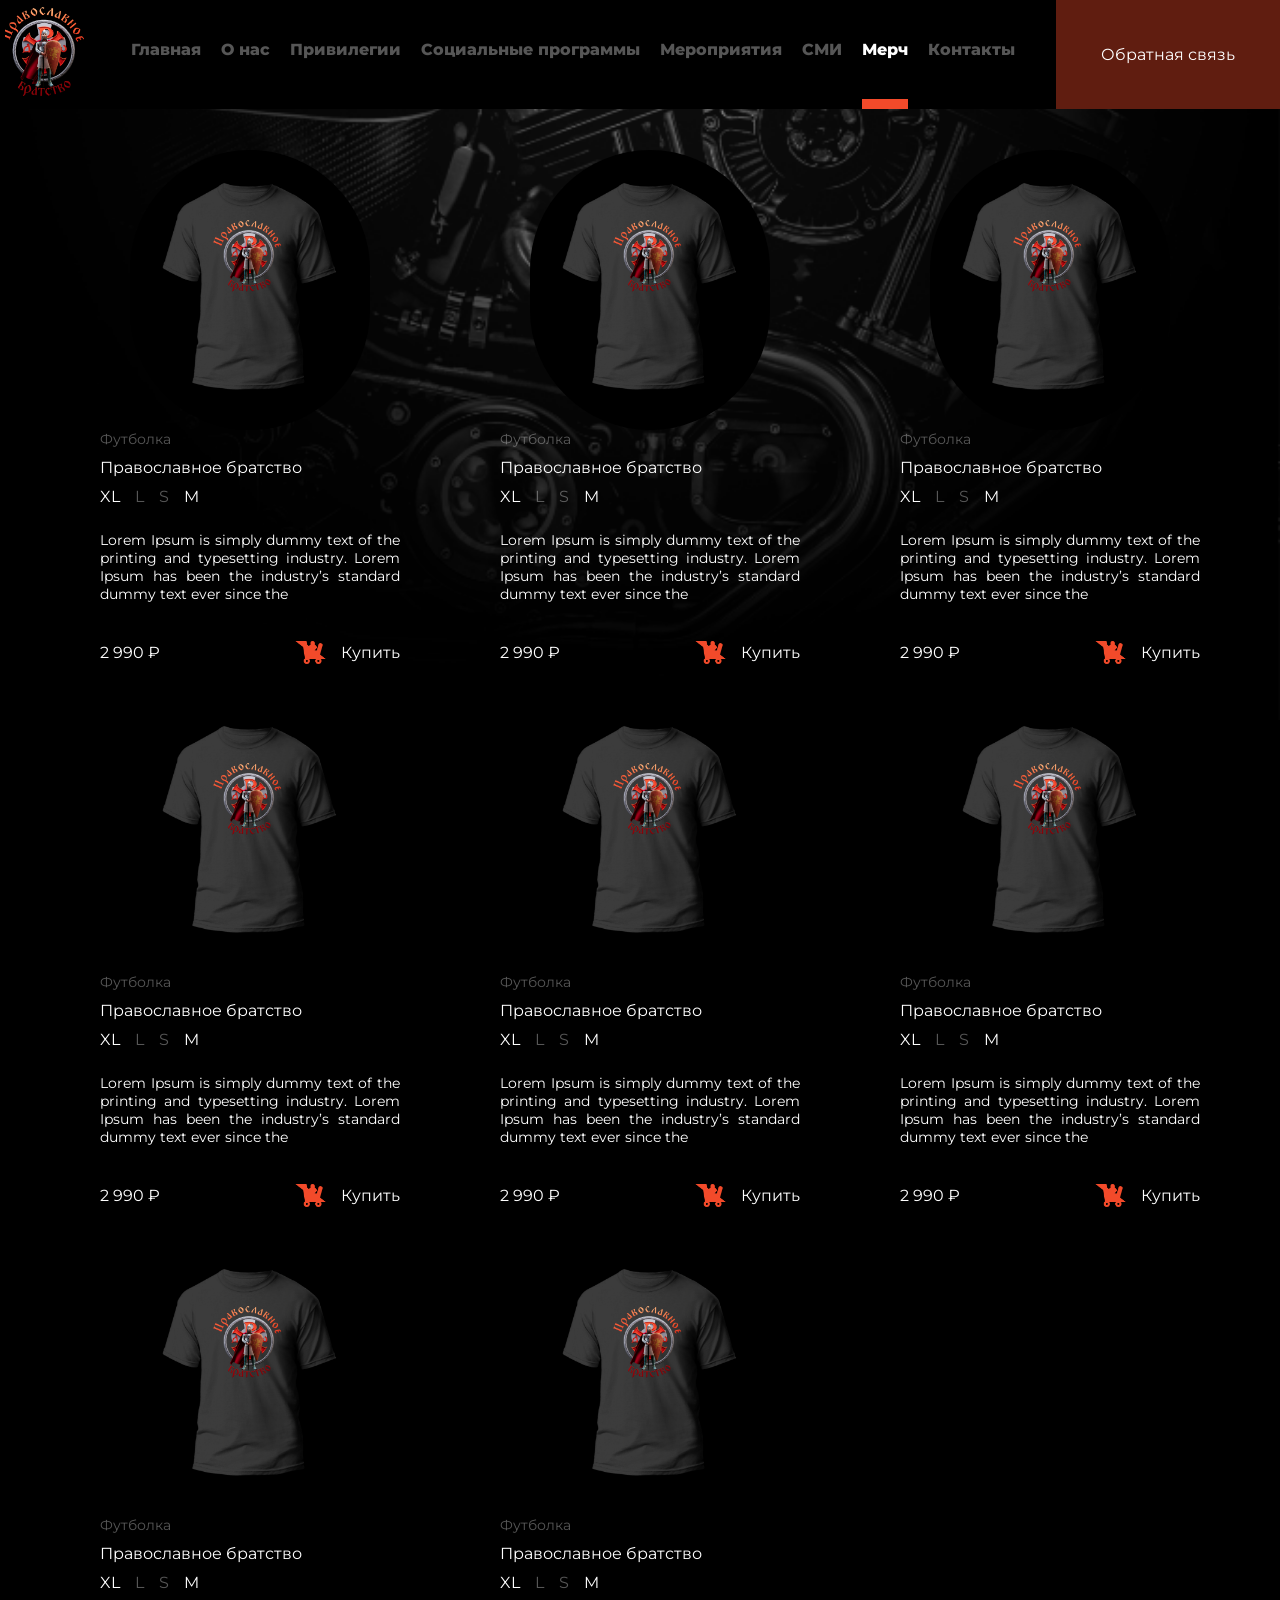
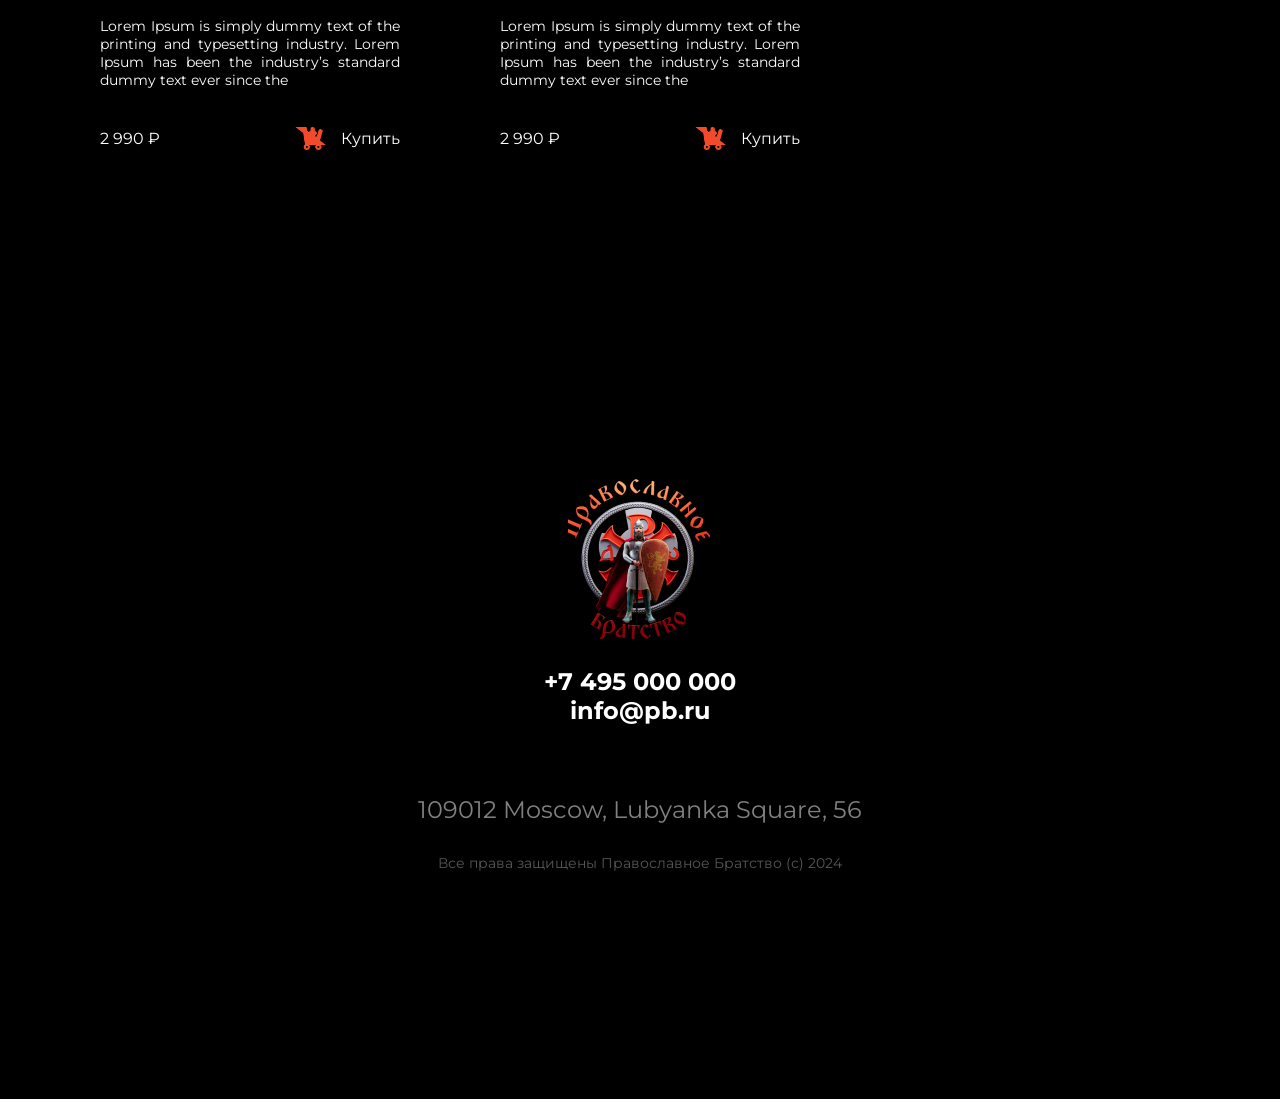
<file: merch.html>
<!DOCTYPE html>
<html lang="ru">

<head>
    <meta charset="UTF-8">
    <meta name="viewport" content="width=device-width, initial-scale=1.0">
    <title>Православное братство</title>
    <link rel="stylesheet" href="css/style.css">
</head>

<body>
    <section class="section">
        <!-- мобильная шапка -->
        <header class="header-mob">
            <a href="./index"><img src="./img/logo.png" alt="лого" class="logo logo-mob"></a>
            <!-- кнопка бургер -->
            <div class="menu">
                <input type="checkbox" id="burger-checkbox" class="burger-checkbox">
                <label for="burger-checkbox" class="burger"></label>
                <ul class="menu-list">
                    <li><a href="./index.html" class="menu-item">Главная</a>
                    <li>
                    <li><a href="./info.html" class="menu-item">О нас</a>
                    <li>
                    <li><a href="./privel.html" class="menu-item">Привелегии</a>
                    <li>
                    <li><a href="./privel.html" class="menu-item">Социальные программы</a>
                    <li>
                    <li><a href="./miro.html" class="menu-item">Мероприятия</a>
                    <li>
                    <li><a href="./news.html" class="menu-item">СМИ</a>
                    <li>
                    <li><a href="./merch.html" class="menu-item menu-active">Мерч</a>
                    <li>
                    <li><a href="./contact.html" class="menu-item">Контакты</a>
                    <li></li>
                    <p class="menu-textt">109012 Moscow, Lubyanka Square, 56</p>
                    <div class="menu-content">
                        <a href="tel:+7495000000">
                            <p class="">+7 495 000 000</p>
                        </a>
                        <a href="mailto:info@pb.ru">
                            <p class="">info@pb.ru</p>
                        </a>
                    </div>
                    <a href="/" class="header-a header-menu-a">Обратная связь</a>
                </ul>
            </div>
        </header>
        <!-- шапка -->
        <header class="header">
            <div class="header-flex">
                <a href="./index"><img src="./img/logo.png" alt="лого" class="logo"></a>
                <ul class="header-list">
                    <a href="./index.html">
                        <li class="passive">Главная</li>
                    </a>
                    <a href="./info.html">
                        <li class="passive">О нас</li>
                    </a>
                    <a href="./privel.html">
                        <li class="passive">Привилегии</li>
                    </a>
                    <a href="./privel.html">
                        <li class="passive">Социальные программы</li>
                    </a>
                    <a href="./miro.html">
                        <li class="passive">Мероприятия</li>
                    </a>
                    <a href="./news.html">
                        <li class="passive">СМИ</li>
                    </a>
                    <a href="./merch.html">
                        <li class="active">Мерч</li>
                        <div class="red-line"></div>
                    </a>
                    <a href="./contact.html">
                        <li class="passive">Контакты</li>
                    </a>
                </ul>
                <a href="/" class="header-a">Обратная связь</a>
            </div>
        </header>
        <!-- первый блок -->
        <div class="container">
            <div class="container4 container10 container11">
                <div class="container-grid6">
                    <div class="miro-card-grid merch-card-grid">
                        <div class="clothes-card">
                            <div class="clothe">
                                <img src="./img/clothe.png" alt="одежда" class="img-clothe">
                            </div>
                            <p class="clothe-title">Футболка</p>
                            <p class="clothe-subtitle">Православное братство</p>
                            <div class="size">
                                <p class="sizes ">XL</p>
                                <p class="sizes size-none">L</p>
                                <p class="sizes size-none">S</p>
                                <p class="sizes ">M</p>
                            </div>
                            <div class="size-text">
                                <p class="clothe-text">Lorem Ipsum is simply dummy text of the printing and typesetting
                                    industry. Lorem Ipsum has been the industry’s standard dummy text ever since the</p>
                            </div>
                            <div class="sale">
                                <p class="price-text">2 990 ₽</p>
                                <div class="buy">
                                    <img src="./img/buy.png" alt="купить" class="img-buy">
                                    <a href="#" class="buy-a">Купить</a>
                                </div>
                            </div>
                        </div>
                        <div class="clothes-card">
                            <div class="clothe">
                                <img src="./img/clothe.png" alt="одежда" class="img-clothe">
                            </div>
                            <p class="clothe-title">Футболка</p>
                            <p class="clothe-subtitle">Православное братство</p>
                            <div class="size">
                                <p class="sizes ">XL</p>
                                <p class="sizes size-none">L</p>
                                <p class="sizes size-none">S</p>
                                <p class="sizes ">M</p>
                            </div>
                            <div class="size-text">
                                <p class="clothe-text">Lorem Ipsum is simply dummy text of the printing and typesetting
                                    industry. Lorem Ipsum has been the industry’s standard dummy text ever since the</p>
                            </div>
                            <div class="sale">
                                <p class="price-text">2 990 ₽</p>
                                <div class="buy">
                                    <img src="./img/buy.png" alt="купить" class="img-buy">
                                    <a href="#" class="buy-a">Купить</a>
                                </div>
                            </div>
                        </div>
                        <div class="clothes-card">
                            <div class="clothe">
                                <img src="./img/clothe.png" alt="одежда" class="img-clothe">
                            </div>
                            <p class="clothe-title">Футболка</p>
                            <p class="clothe-subtitle">Православное братство</p>
                            <div class="size">
                                <p class="sizes ">XL</p>
                                <p class="sizes size-none">L</p>
                                <p class="sizes size-none">S</p>
                                <p class="sizes ">M</p>
                            </div>
                            <div class="size-text">
                                <p class="clothe-text">Lorem Ipsum is simply dummy text of the printing and typesetting
                                    industry. Lorem Ipsum has been the industry’s standard dummy text ever since the</p>
                            </div>
                            <div class="sale">
                                <p class="price-text">2 990 ₽</p>
                                <div class="buy">
                                    <img src="./img/buy.png" alt="купить" class="img-buy">
                                    <a href="#" class="buy-a">Купить</a>
                                </div>
                            </div>
                        </div>
                        <div class="clothes-card">
                            <div class="clothe">
                                <img src="./img/clothe.png" alt="одежда" class="img-clothe">
                            </div>
                            <p class="clothe-title">Футболка</p>
                            <p class="clothe-subtitle">Православное братство</p>
                            <div class="size">
                                <p class="sizes ">XL</p>
                                <p class="sizes size-none">L</p>
                                <p class="sizes size-none">S</p>
                                <p class="sizes ">M</p>
                            </div>
                            <div class="size-text">
                                <p class="clothe-text">Lorem Ipsum is simply dummy text of the printing and typesetting
                                    industry. Lorem Ipsum has been the industry’s standard dummy text ever since the</p>
                            </div>
                            <div class="sale">
                                <p class="price-text">2 990 ₽</p>
                                <div class="buy">
                                    <img src="./img/buy.png" alt="купить" class="img-buy">
                                    <a href="#" class="buy-a">Купить</a>
                                </div>
                            </div>
                        </div>
                        <div class="clothes-card">
                            <div class="clothe">
                                <img src="./img/clothe.png" alt="одежда" class="img-clothe">
                            </div>
                            <p class="clothe-title">Футболка</p>
                            <p class="clothe-subtitle">Православное братство</p>
                            <div class="size">
                                <p class="sizes ">XL</p>
                                <p class="sizes size-none">L</p>
                                <p class="sizes size-none">S</p>
                                <p class="sizes ">M</p>
                            </div>
                            <div class="size-text">
                                <p class="clothe-text">Lorem Ipsum is simply dummy text of the printing and typesetting
                                    industry. Lorem Ipsum has been the industry’s standard dummy text ever since the</p>
                            </div>
                            <div class="sale">
                                <p class="price-text">2 990 ₽</p>
                                <div class="buy">
                                    <img src="./img/buy.png" alt="купить" class="img-buy">
                                    <a href="#" class="buy-a">Купить</a>
                                </div>
                            </div>
                        </div>
                        <div class="clothes-card">
                            <div class="clothe">
                                <img src="./img/clothe.png" alt="одежда" class="img-clothe">
                            </div>
                            <p class="clothe-title">Футболка</p>
                            <p class="clothe-subtitle">Православное братство</p>
                            <div class="size">
                                <p class="sizes ">XL</p>
                                <p class="sizes size-none">L</p>
                                <p class="sizes size-none">S</p>
                                <p class="sizes ">M</p>
                            </div>
                            <div class="size-text">
                                <p class="clothe-text">Lorem Ipsum is simply dummy text of the printing and typesetting
                                    industry. Lorem Ipsum has been the industry’s standard dummy text ever since the</p>
                            </div>
                            <div class="sale">
                                <p class="price-text">2 990 ₽</p>
                                <div class="buy">
                                    <img src="./img/buy.png" alt="купить" class="img-buy">
                                    <a href="#" class="buy-a">Купить</a>
                                </div>
                            </div>
                        </div>
                        <div class="clothes-card">
                            <div class="clothe">
                                <img src="./img/clothe.png" alt="одежда" class="img-clothe">
                            </div>
                            <p class="clothe-title">Футболка</p>
                            <p class="clothe-subtitle">Православное братство</p>
                            <div class="size">
                                <p class="sizes ">XL</p>
                                <p class="sizes size-none">L</p>
                                <p class="sizes size-none">S</p>
                                <p class="sizes ">M</p>
                            </div>
                            <div class="size-text">
                                <p class="clothe-text">Lorem Ipsum is simply dummy text of the printing and typesetting
                                    industry. Lorem Ipsum has been the industry’s standard dummy text ever since the</p>
                            </div>
                            <div class="sale">
                                <p class="price-text">2 990 ₽</p>
                                <div class="buy">
                                    <img src="./img/buy.png" alt="купить" class="img-buy">
                                    <a href="#" class="buy-a">Купить</a>
                                </div>
                            </div>
                        </div>
                        <div class="clothes-card">
                            <div class="clothe">
                                <img src="./img/clothe.png" alt="одежда" class="img-clothe">
                            </div>
                            <p class="clothe-title">Футболка</p>
                            <p class="clothe-subtitle">Православное братство</p>
                            <div class="size">
                                <p class="sizes ">XL</p>
                                <p class="sizes size-none">L</p>
                                <p class="sizes size-none">S</p>
                                <p class="sizes ">M</p>
                            </div>
                            <div class="size-text">
                                <p class="clothe-text">Lorem Ipsum is simply dummy text of the printing and typesetting
                                    industry. Lorem Ipsum has been the industry’s standard dummy text ever since the</p>
                            </div>
                            <div class="sale">
                                <p class="price-text">2 990 ₽</p>
                                <div class="buy">
                                    <img src="./img/buy.png" alt="купить" class="img-buy">
                                    <a href="#" class="buy-a">Купить</a>
                                </div>
                            </div>
                        </div>
                    </div>
                </div>
            </div>
            <!-- подвал -->
            <footer class="footer" id="footer">
                <ul class="header-list footer-list">
                    <a href="./index.html">
                        <li class="passive">Главная</li>
                    </a>
                    <a href="./info.html">
                        <li class="passive">О нас</li>
                    </a>
                    <a href="./privel.html">
                        <li class="passive">Привилегии</li>
                    </a>
                    <a href="./privel.html">
                        <li class="passive">Социальные программы</li>
                    </a>
                    <a href="./miro.html">
                        <li class="passive">Мероприятия</li>
                    </a>
                    <a href="./news.html">
                        <li class="passive">СМИ</li>
                    </a>
                    <a href="./merch.html">
                        <li class="active">Мерч</li>
                    </a>
                    <a href="./contact.html">
                        <li class="passive">Контакты</li>
                    </a>
                </ul>
                <div class="footer-content">
                    <img src="./img/logo.png" alt="лого" class="footer-logo">
                    <a href="tel:+7495000000">
                        <p class="footer-text">+7 495 000 000</p>
                    </a>
                    <a href="mailto:info@pb.ru">
                        <p class="footer-text">info@pb.ru</p>
                    </a>
                </div>
                <p class="footer-text footer-text2 footer-text3">109012 Moscow, Lubyanka Square, 56</p>
                <p class="footer-text footer-text2">Все права защищены Православное Братство (с) 2024</p>
            </footer>
    </section>

</body>

</html>
</file>
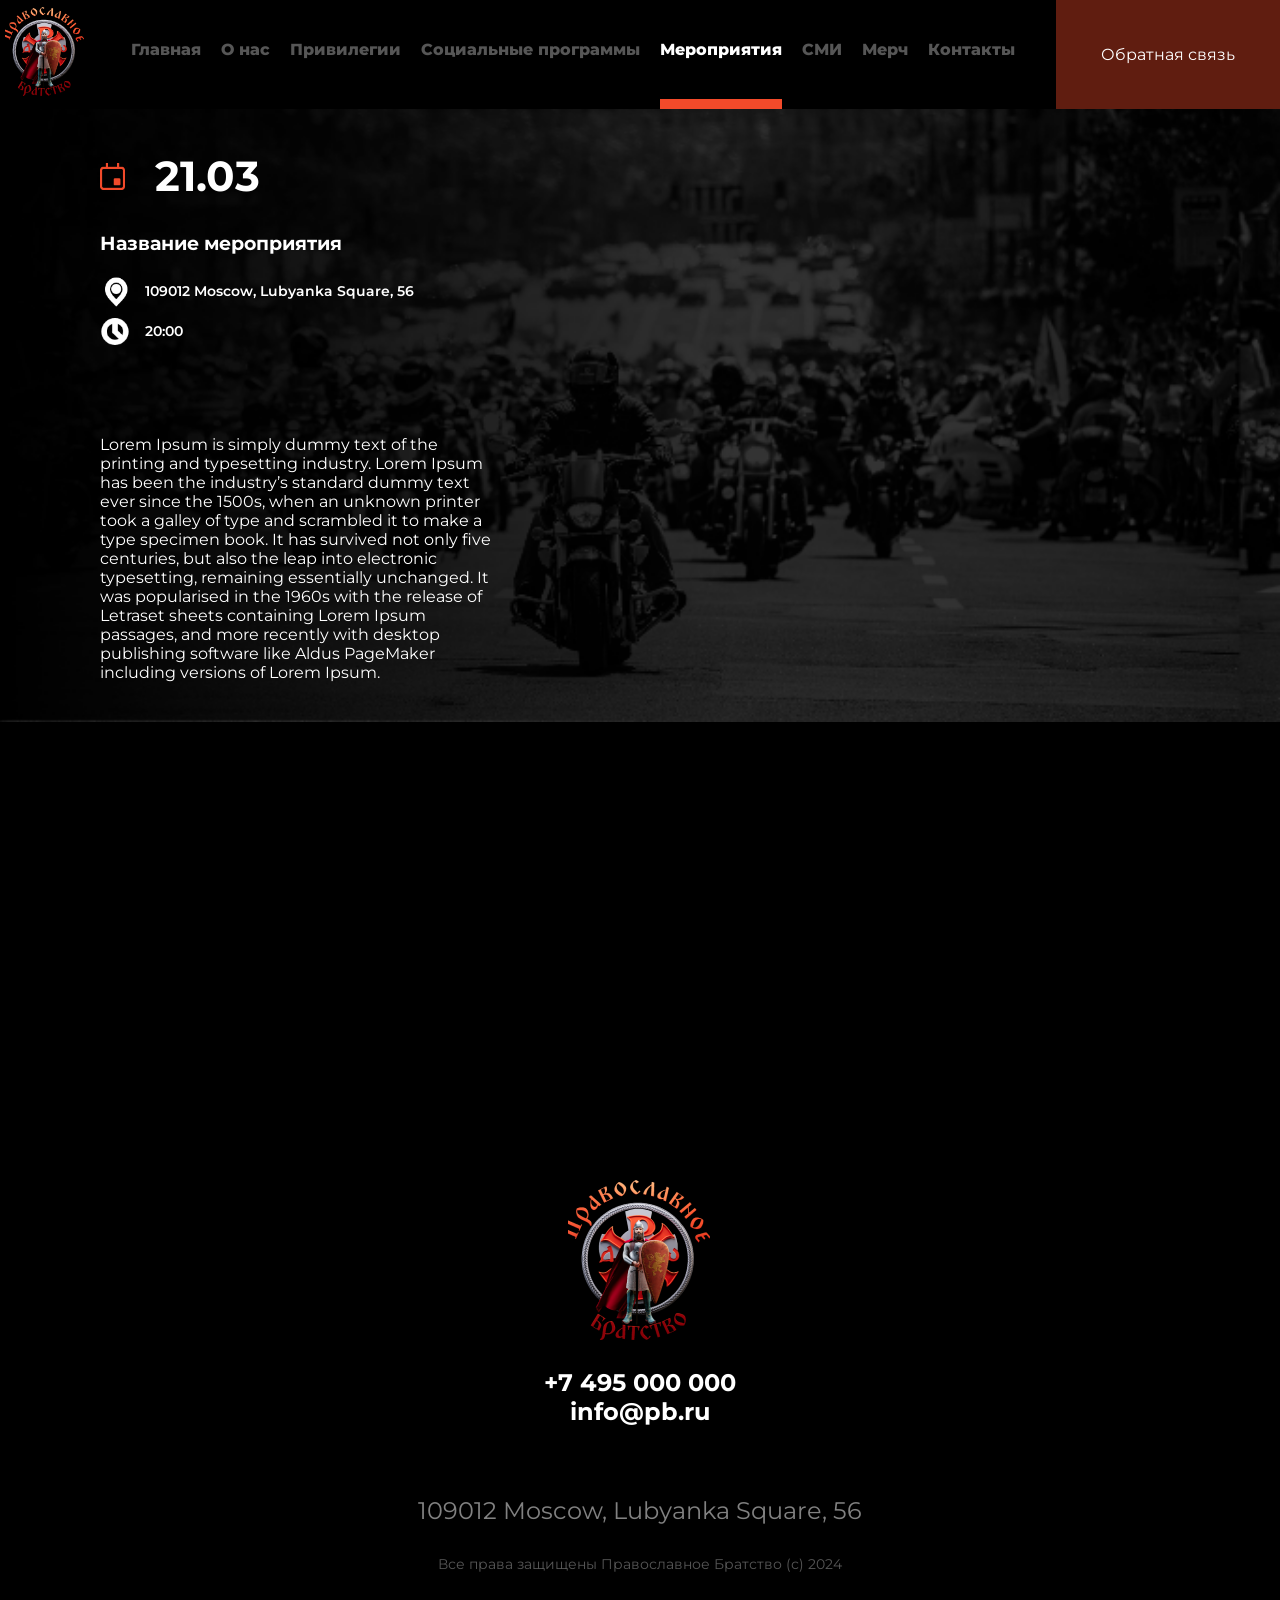
<file: miro-info.html>
<!DOCTYPE html>
<html lang="ru">

<head>
    <meta charset="UTF-8">
    <meta name="viewport" content="width=device-width, initial-scale=1.0">
    <title>Православное братство</title>
    <link rel="stylesheet" href="css/style.css">
</head>

<body>
    <section class="section">
        <!-- мобильная шапка -->
        <header class="header-mob">
            <a href="./index"><img src="./img/logo.png" alt="лого" class="logo logo-mob"></a>
            <!-- кнопка бургер -->
            <div class="menu">
                <input type="checkbox" id="burger-checkbox" class="burger-checkbox">
                <label for="burger-checkbox" class="burger"></label>
                <ul class="menu-list">
                    <li><a href="./index.html" class="menu-item">Главная</a>
                    <li>
                    <li><a href="./info.html" class="menu-item">О нас</a>
                    <li>
                    <li><a href="./privel.html" class="menu-item">Привелегии</a>
                    <li>
                    <li><a href="./privel.html" class="menu-item">Социальные программы</a>
                    <li>
                    <li><a href="./miro.html" class="menu-item menu-active">Мероприятия</a>
                    <li>
                    <li><a href="./news.html" class="menu-item">СМИ</a>
                    <li>
                    <li><a href="./merch.html" class="menu-item">Мерч</a>
                    <li>
                    <li><a href="./contact.html" class="menu-item">Контакты</a>
                    <li></li>
                    <p class="menu-textt">109012 Moscow, Lubyanka Square, 56</p>
                    <div class="menu-content">
                        <a href="tel:+7495000000">
                            <p class="">+7 495 000 000</p>
                        </a>
                        <a href="mailto:info@pb.ru">
                            <p class="">info@pb.ru</p>
                        </a>
                    </div>
                    <a href="/" class="header-a header-menu-a">Обратная связь</a>
                </ul>
            </div>
        </header>
        <!-- шапка -->
        <header class="header">
            <div class="header-flex">
                <a href="./index"><img src="./img/logo.png" alt="лого" class="logo"></a>
                <ul class="header-list">
                    <a href="./index.html">
                        <li class="passive">Главная</li>
                    </a>
                    <a href="./info.html">
                        <li class="passive">О нас</li>
                    </a>
                    <a href="./privel.html">
                        <li class="passive">Привилегии</li>
                    </a>
                    <a href="./privel.html">
                        <li class="passive">Социальные программы</li>
                    </a>
                    <a href="./miro.html">
                        <li class="active">Мероприятия</li>
                        <div class="red-line"></div>
                    </a>
                    <a href="./news.html">
                        <li class="passive">СМИ</li>
                    </a>
                    <a href="./merch.html">
                        <li class="passive">Мерч</li>
                    </a>
                    <a href="./contact.html">
                        <li class="passive">Контакты</li>
                    </a>
                </ul>
                <a href="/" class="header-a">Обратная связь</a>
            </div>
        </header>
        <!-- первый блок -->
        <div class="container">
            <div class="container4 container10 container14">
                <div class="container-grid6">
                    <div class="container2-flex">
                        <img src="./img/miro.png" alt="Мероприятия" class="img-people">
                        <h2 class="container-title container-title3">21.03</h2>
                    </div>
                    <h3>Название мероприятия</h3>
                    <div class="off-group">
                        <img src="./img/geo2.png" alt="гео" class="geo-img geo-img2">
                        <p class="geo-info geo-info2">109012 Moscow, Lubyanka Square, 56</p>
                    </div>
                    <div class="off-group off-group2">
                        <img src="./img/time2.png" alt="часы" class="geo-img geo-img2">
                        <p class="geo-info geo-info2">20:00</p>
                    </div>
                    <p class="more-info-text">Lorem Ipsum is simply dummy text of the printing and typesetting industry.
                        Lorem Ipsum has been the industry’s standard dummy text ever since the 1500s, when an unknown
                        printer took a galley of type and scrambled it to make a type specimen book. It has survived not
                        only five centuries, but also the leap into electronic typesetting, remaining essentially
                        unchanged. It was popularised in the 1960s with the release of Letraset sheets containing Lorem
                        Ipsum passages, and more recently with desktop publishing software like Aldus PageMaker
                        including versions of Lorem Ipsum.</p>

                </div>
            </div>
        </div>
        <!-- подвал -->
        <footer class="footer" id="footer">
            <ul class="header-list footer-list">
                <a href="./index.html">
                    <li class="passive">Главная</li>
                </a>
                <a href="./info.html">
                    <li class="passive">О нас</li>
                </a>
                <a href="./privel.html">
                    <li class="passive">Привилегии</li>
                </a>
                <a href="./privel.html">
                    <li class="passive">Социальные программы</li>
                </a>
                <a href="./miro.html">
                    <li class="active">Мероприятия</li>
                </a>
                <a href="./news.html">
                    <li class="passive">СМИ</li>
                </a>
                <a href="./merch.html">
                    <li class="passive">Мерч</li>
                </a>
                <a href="./contact.html">
                    <li class="passive">Контакты</li>
                </a>
            </ul>
            <div class="footer-content">
                <img src="./img/logo.png" alt="лого" class="footer-logo">
                <a href="tel:+7495000000">
                    <p class="footer-text">+7 495 000 000</p>
                </a>
                <a href="mailto:info@pb.ru">
                    <p class="footer-text">info@pb.ru</p>
                </a>
            </div>
            <p class="footer-text footer-text2 footer-text3">109012 Moscow, Lubyanka Square, 56</p>
            <p class="footer-text footer-text2">Все права защищены Православное Братство (с) 2024</p>
        </footer>
    </section>
</body>

</html>
</file>
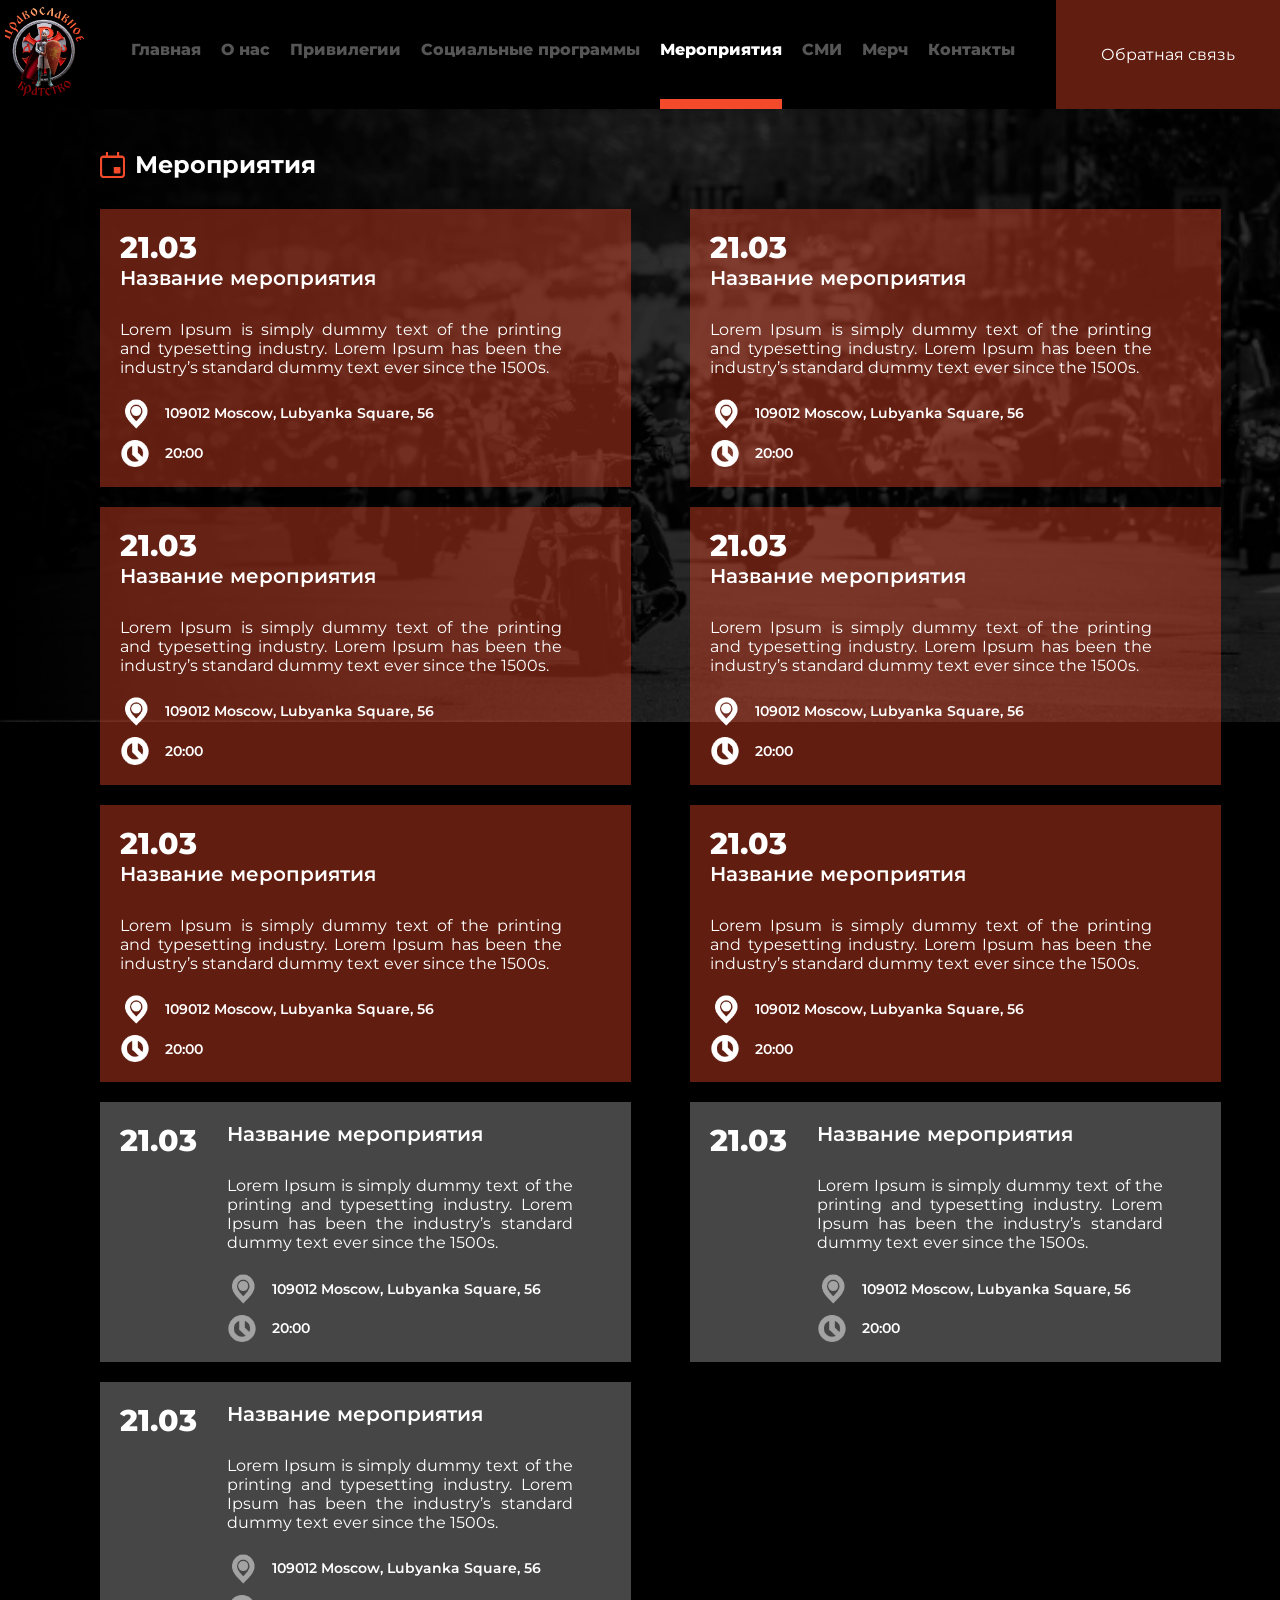
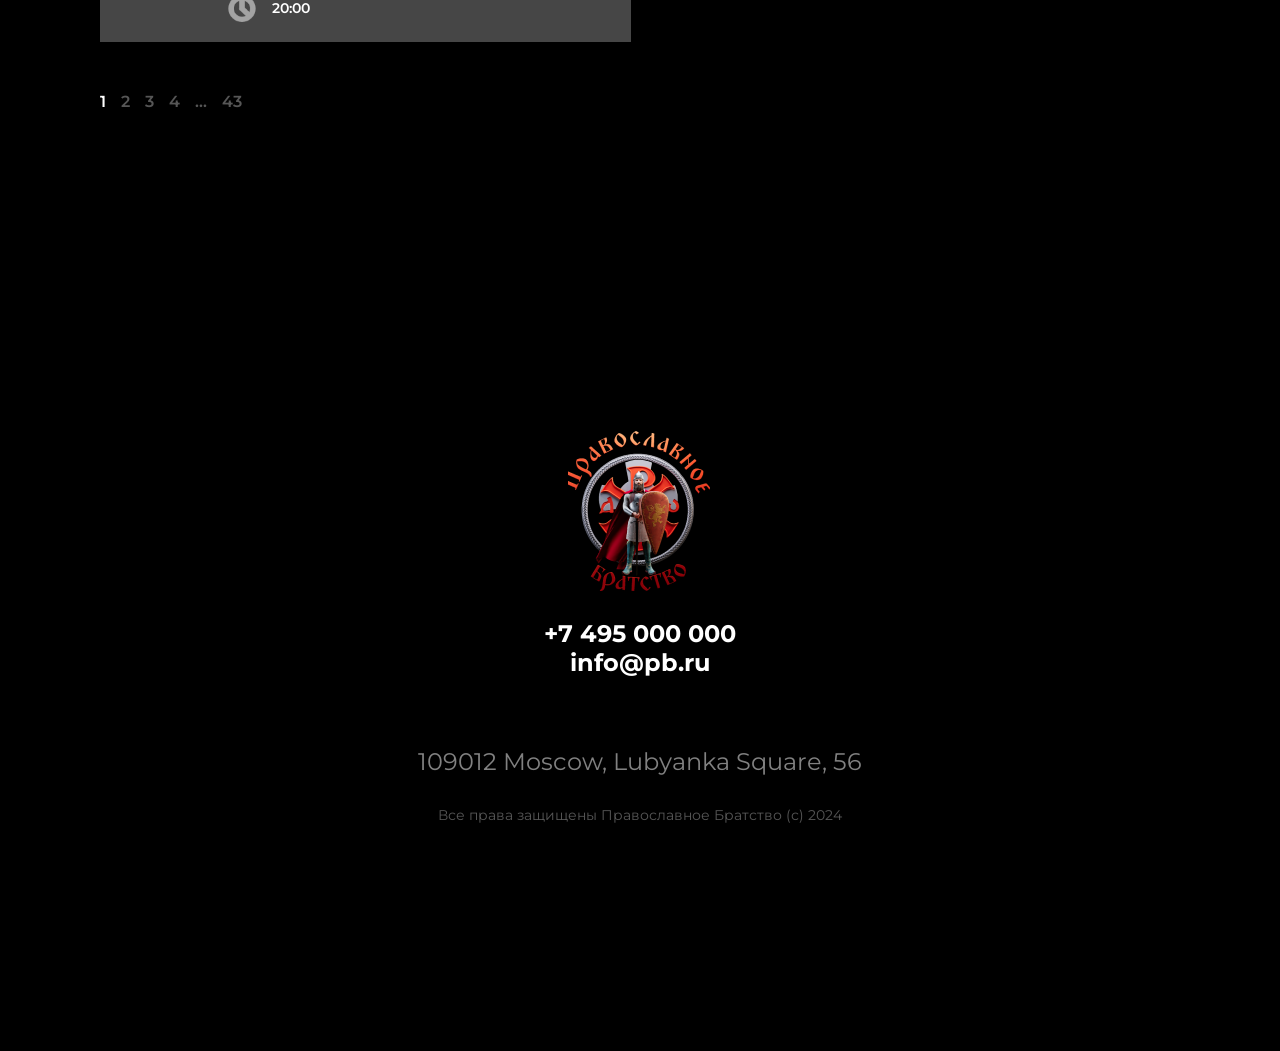
<file: miro.html>
<!DOCTYPE html>
<html lang="ru">

<head>
    <meta charset="UTF-8">
    <meta name="viewport" content="width=device-width, initial-scale=1.0">
    <title>Православное братство</title>
    <link rel="stylesheet" href="css/style.css">
</head>

<body>
    <section class="section">
        <!-- мобильная шапка -->
        <header class="header-mob">
            <a href="./index"><img src="./img/logo.png" alt="лого" class="logo logo-mob"></a>
            <!-- кнопка бургер -->
            <div class="menu">
                <input type="checkbox" id="burger-checkbox" class="burger-checkbox">
                <label for="burger-checkbox" class="burger"></label>
                <ul class="menu-list">
                    <li><a href="./index.html" class="menu-item">Главная</a>
                    <li>
                    <li><a href="./info.html" class="menu-item">О нас</a>
                    <li>
                    <li><a href="./privel.html" class="menu-item">Привелегии</a>
                    <li>
                    <li><a href="./privel.html" class="menu-item">Социальные программы</a>
                    <li>
                    <li><a href="./miro.html" class="menu-item menu-active">Мероприятия</a>
                    <li>
                    <li><a href="./news.html" class="menu-item">СМИ</a>
                    <li>
                    <li><a href="./merch.html" class="menu-item">Мерч</a>
                    <li>
                    <li><a href="./contact.html" class="menu-item">Контакты</a>
                    <li></li>
                    <p class="menu-textt">109012 Moscow, Lubyanka Square, 56</p>
                    <div class="menu-content">
                        <a href="tel:+7495000000">
                            <p class="">+7 495 000 000</p>
                        </a>
                        <a href="mailto:info@pb.ru">
                            <p class="">info@pb.ru</p>
                        </a>
                    </div>
                    <a href="/" class="header-a header-menu-a">Обратная связь</a>
                </ul>
            </div>
        </header>
        <!-- шапка -->
        <header class="header">
            <div class="header-flex">
                <a href="./index"><img src="./img/logo.png" alt="лого" class="logo"></a>
                <ul class="header-list">
                    <a href="./index.html">
                        <li class="passive">Главная</li>
                    </a>
                    <a href="./info.html">
                        <li class="passive">О нас</li>
                    </a>
                    <a href="./privel.html">
                        <li class="passive">Привилегии</li>
                    </a>
                    <a href="./privel.html">
                        <li class="passive">Социальные программы</li>
                    </a>
                    <a href="./miro.html">
                        <li class="active">Мероприятия</li>
                        <div class="red-line"></div>
                    </a>
                    <a href="./news.html">
                        <li class="passive">СМИ</li>
                    </a>
                    <a href="./merch.html">
                        <li class="passive">Мерч</li>
                    </a>
                    <a href="./contact.html">
                        <li class="passive">Контакты</li>
                    </a>
                </ul>
                <a href="/" class="header-a">Обратная связь</a>
            </div>
        </header>
        <!-- первый блок -->
        <div class="container">
            <div class="container4 container10">
                <div class="container-grid6">
                    <div class="container2-flex">
                        <img src="./img/miro.png" alt="Мероприятия" class="img-people">
                        <h2 class="container-title">Мероприятия</h2>
                    </div>
                    <div class="miro-card-grid">
                        <div class="scroll-card scroll-card-grid">
                            <div class="scroll-block scroll-grid-block">
                                <p class="miro-grid-text miro-grid-text-off">21.03</p>
                                <div class="off-info">
                                    <p class="off-title">Название мероприятия</p>
                                    <p class="off-text">Lorem Ipsum is simply dummy text of the printing and
                                        typesetting
                                        industry. Lorem Ipsum has been the industry’s standard dummy text ever since
                                        the
                                        1500s.</p>
                                    <div class="off-group">
                                        <img src="./img/geo2.png" alt="гео" class="geo-img">
                                        <p class="geo-info">109012 Moscow, Lubyanka Square, 56</p>
                                    </div>
                                    <div class="off-group off-group2">
                                        <img src="./img/time2.png" alt="часы" class="geo-img">
                                        <p class="geo-info">20:00</p>
                                    </div>
                                </div>
                            </div>
                        </div>
                        <div class="scroll-card scroll-card-grid">
                            <div class="scroll-block scroll-grid-block">
                                <p class="miro-grid-text miro-grid-text-off">21.03</p>
                                <div class="off-info">
                                    <p class="off-title">Название мероприятия</p>
                                    <p class="off-text">Lorem Ipsum is simply dummy text of the printing and
                                        typesetting
                                        industry. Lorem Ipsum has been the industry’s standard dummy text ever since
                                        the
                                        1500s.</p>
                                    <div class="off-group">
                                        <img src="./img/geo2.png" alt="гео" class="geo-img">
                                        <p class="geo-info">109012 Moscow, Lubyanka Square, 56</p>
                                    </div>
                                    <div class="off-group off-group2">
                                        <img src="./img/time2.png" alt="часы" class="geo-img">
                                        <p class="geo-info">20:00</p>
                                    </div>
                                </div>
                            </div>
                        </div>
                        <div class="scroll-card scroll-card-grid">
                            <div class="scroll-block scroll-grid-block">
                                <p class="miro-grid-text miro-grid-text-off">21.03</p>
                                <div class="off-info">
                                    <p class="off-title">Название мероприятия</p>
                                    <p class="off-text">Lorem Ipsum is simply dummy text of the printing and
                                        typesetting
                                        industry. Lorem Ipsum has been the industry’s standard dummy text ever since
                                        the
                                        1500s.</p>
                                    <div class="off-group">
                                        <img src="./img/geo2.png" alt="гео" class="geo-img">
                                        <p class="geo-info">109012 Moscow, Lubyanka Square, 56</p>
                                    </div>
                                    <div class="off-group off-group2">
                                        <img src="./img/time2.png" alt="часы" class="geo-img">
                                        <p class="geo-info">20:00</p>
                                    </div>
                                </div>
                            </div>
                        </div>
                        <div class="scroll-card scroll-card-grid">
                            <div class="scroll-block scroll-grid-block">
                                <p class="miro-grid-text miro-grid-text-off">21.03</p>
                                <div class="off-info">
                                    <p class="off-title">Название мероприятия</p>
                                    <p class="off-text">Lorem Ipsum is simply dummy text of the printing and
                                        typesetting
                                        industry. Lorem Ipsum has been the industry’s standard dummy text ever since
                                        the
                                        1500s.</p>
                                    <div class="off-group">
                                        <img src="./img/geo2.png" alt="гео" class="geo-img">
                                        <p class="geo-info">109012 Moscow, Lubyanka Square, 56</p>
                                    </div>
                                    <div class="off-group off-group2">
                                        <img src="./img/time2.png" alt="часы" class="geo-img">
                                        <p class="geo-info">20:00</p>
                                    </div>
                                </div>
                            </div>
                        </div>
                        <div class="scroll-card scroll-card-grid">
                            <div class="scroll-block scroll-grid-block">
                                <p class="miro-grid-text miro-grid-text-off">21.03</p>
                                <div class="off-info">
                                    <p class="off-title">Название мероприятия</p>
                                    <p class="off-text">Lorem Ipsum is simply dummy text of the printing and
                                        typesetting
                                        industry. Lorem Ipsum has been the industry’s standard dummy text ever since
                                        the
                                        1500s.</p>
                                    <div class="off-group">
                                        <img src="./img/geo2.png" alt="гео" class="geo-img">
                                        <p class="geo-info">109012 Moscow, Lubyanka Square, 56</p>
                                    </div>
                                    <div class="off-group off-group2">
                                        <img src="./img/time2.png" alt="часы" class="geo-img">
                                        <p class="geo-info">20:00</p>
                                    </div>
                                </div>
                            </div>
                        </div>
                        <div class="scroll-card scroll-card-grid">
                            <div class="scroll-block scroll-grid-block">
                                <p class="miro-grid-text miro-grid-text-off">21.03</p>
                                <div class="off-info">
                                    <p class="off-title">Название мероприятия</p>
                                    <p class="off-text">Lorem Ipsum is simply dummy text of the printing and
                                        typesetting
                                        industry. Lorem Ipsum has been the industry’s standard dummy text ever since
                                        the
                                        1500s.</p>
                                    <div class="off-group">
                                        <img src="./img/geo2.png" alt="гео" class="geo-img">
                                        <p class="geo-info">109012 Moscow, Lubyanka Square, 56</p>
                                    </div>
                                    <div class="off-group off-group2">
                                        <img src="./img/time2.png" alt="часы" class="geo-img">
                                        <p class="geo-info">20:00</p>
                                    </div>
                                </div>
                            </div>
                        </div>
                        <a href="./miro-info.html">
                            <div class="scroll-card scroll-card-grid">
                                <div class="scroll-block scroll-grid-block scroll-grid-block-off">
                                    <p class="miro-grid-text miro-grid-text-off">21.03</p>
                                    <div class="off-info">
                                        <p class="off-title">Название мероприятия</p>
                                        <p class="off-text">Lorem Ipsum is simply dummy text of the printing and
                                            typesetting
                                            industry. Lorem Ipsum has been the industry’s standard dummy text ever since
                                            the
                                            1500s.</p>
                                        <div class="off-group">
                                            <img src="./img/geo.png" alt="гео" class="geo-img">
                                            <p class="geo-info">109012 Moscow, Lubyanka Square, 56</p>
                                        </div>
                                        <div class="off-group off-group2">
                                            <img src="./img/time.png" alt="часы" class="geo-img">
                                            <p class="geo-info">20:00</p>
                                        </div>
                                    </div>
                                </div>
                            </div>
                        </a>
                        <a href="./miro-info.html">
                            <div class="scroll-card scroll-card-grid">
                                <div class="scroll-block scroll-grid-block scroll-grid-block-off">
                                    <p class="miro-grid-text miro-grid-text-off">21.03</p>
                                    <div class="off-info">
                                        <p class="off-title">Название мероприятия</p>
                                        <p class="off-text">Lorem Ipsum is simply dummy text of the printing and
                                            typesetting
                                            industry. Lorem Ipsum has been the industry’s standard dummy text ever since
                                            the
                                            1500s.</p>
                                        <div class="off-group">
                                            <img src="./img/geo.png" alt="гео" class="geo-img">
                                            <p class="geo-info">109012 Moscow, Lubyanka Square, 56</p>
                                        </div>
                                        <div class="off-group off-group2">
                                            <img src="./img/time.png" alt="часы" class="geo-img">
                                            <p class="geo-info">20:00</p>
                                        </div>
                                    </div>
                                </div>
                            </div>
                        </a>
                        <a href="./miro-info.html">
                            <div class="scroll-card scroll-card-grid">
                                <div class="scroll-block scroll-grid-block scroll-grid-block-off">
                                    <p class="miro-grid-text miro-grid-text-off">21.03</p>
                                    <div class="off-info">
                                        <p class="off-title">Название мероприятия</p>
                                        <p class="off-text">Lorem Ipsum is simply dummy text of the printing and
                                            typesetting
                                            industry. Lorem Ipsum has been the industry’s standard dummy text ever since
                                            the
                                            1500s.</p>
                                        <div class="off-group">
                                            <img src="./img/geo.png" alt="гео" class="geo-img">
                                            <p class="geo-info">109012 Moscow, Lubyanka Square, 56</p>
                                        </div>
                                        <div class="off-group off-group2">
                                            <img src="./img/time.png" alt="часы" class="geo-img">
                                            <p class="geo-info">20:00</p>
                                        </div>
                                    </div>
                                </div>
                            </div>
                    </div>
                    </a>
                    <div class="numbers">
                        <a href="#" class="nubmers-active">1</a>
                        <a href="#" class="nubmers-passive">2</a>
                        <a href="#" class="nubmers-passive">3</a>
                        <a href="#" class="nubmers-passive">4</a>
                        <a href="#" class="nubmers-passive">...</a>
                        <a href="#" class="nubmers-passive">43</a>
                    </div>
                </div>
            </div>
            <!-- подвал -->
            <footer class="footer" id="footer">
                <ul class="header-list footer-list">
                    <a href="./index.html">
                        <li class="passive">Главная</li>
                    </a>
                    <a href="./info.html">
                        <li class="passive">О нас</li>
                    </a>
                    <a href="./privel.html">
                        <li class="passive">Привилегии</li>
                    </a>
                    <a href="./privel.html">
                        <li class="passive">Социальные программы</li>
                    </a>
                    <a href="./miro.html">
                        <li class="active">Мероприятия</li>
                    </a>
                    <a href="./news.html">
                        <li class="passive">СМИ</li>
                    </a>
                    <a href="./merch.html">
                        <li class="passive">Мерч</li>
                    </a>
                    <a href="./contact.html">
                        <li class="passive">Контакты</li>
                    </a>
                </ul>
                <div class="footer-content">
                    <img src="./img/logo.png" alt="лого" class="footer-logo">
                    <a href="tel:+7495000000">
                        <p class="footer-text">+7 495 000 000</p>
                    </a>
                    <a href="mailto:info@pb.ru">
                        <p class="footer-text">info@pb.ru</p>
                    </a>
                </div>
                <p class="footer-text footer-text2 footer-text3">109012 Moscow, Lubyanka Square, 56</p>
                <p class="footer-text footer-text2">Все права защищены Православное Братство (с) 2024</p>
            </footer>
    </section>

</body>

</html>
</file>
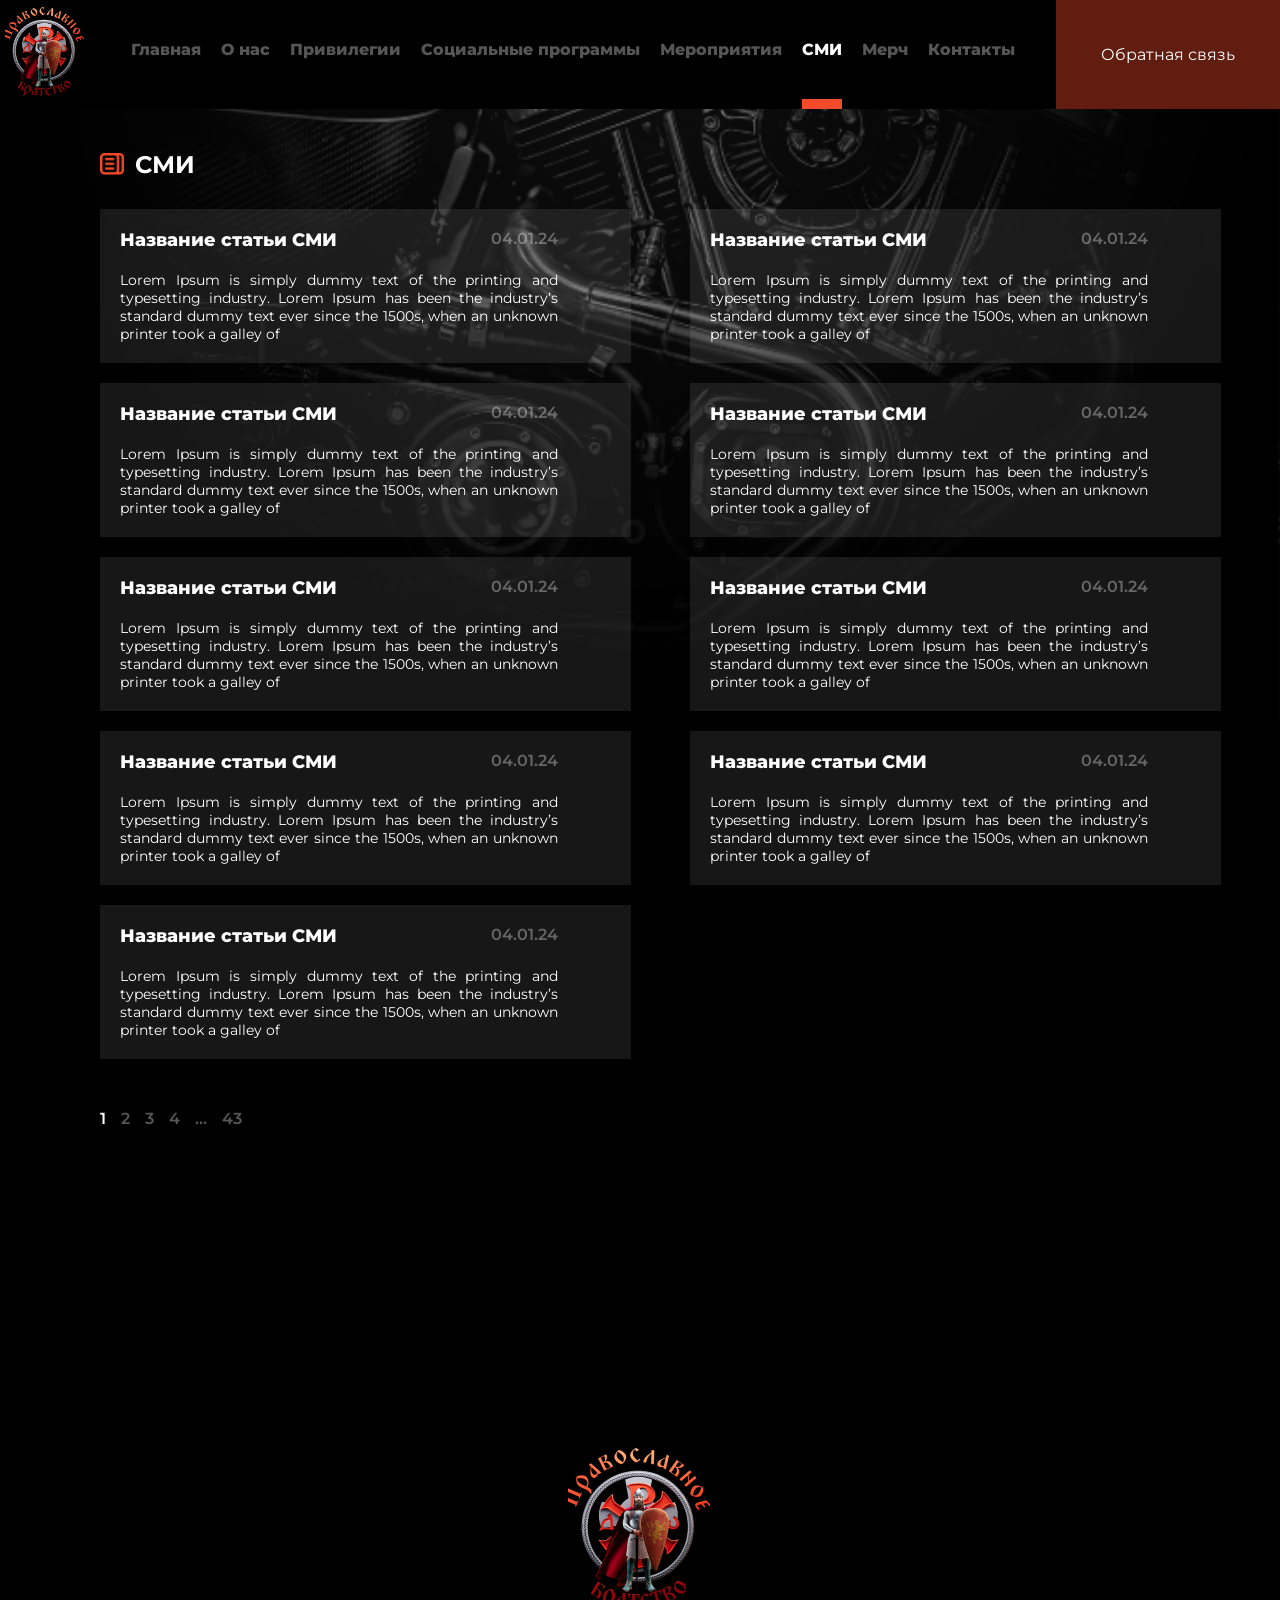
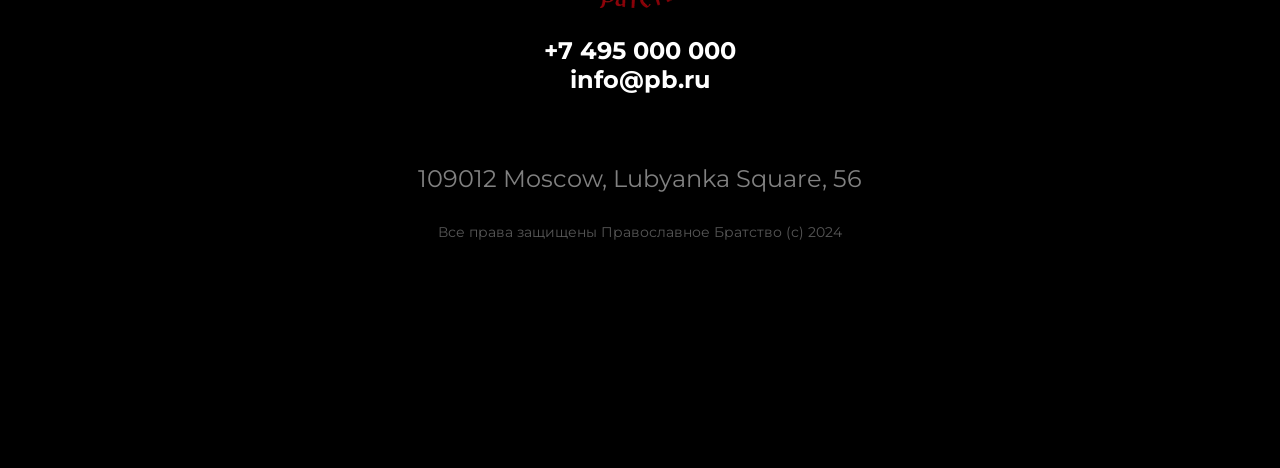
<file: news.html>
<!DOCTYPE html>
<html lang="ru">

<head>
    <meta charset="UTF-8">
    <meta name="viewport" content="width=device-width, initial-scale=1.0">
    <title>Православное братство</title>
    <link rel="stylesheet" href="css/style.css">
</head>

<body>
    <section class="section">
        <!-- мобильная шапка -->
        <header class="header-mob">
            <a href="./index"><img src="./img/logo.png" alt="лого" class="logo logo-mob"></a>
            <!-- кнопка бургер -->
            <div class="menu">
                <input type="checkbox" id="burger-checkbox" class="burger-checkbox">
                <label for="burger-checkbox" class="burger"></label>
                <ul class="menu-list">
                    <li><a href="./index.html" class="menu-item">Главная</a>
                    <li>
                    <li><a href="./info.html" class="menu-item">О нас</a>
                    <li>
                    <li><a href="./privel.html" class="menu-item">Привелегии</a>
                    <li>
                    <li><a href="./privel.html" class="menu-item">Социальные программы</a>
                    <li>
                    <li><a href="./miro.html" class="menu-item">Мероприятия</a>
                    <li>
                    <li><a href="./news.html" class="menu-item menu-active">СМИ</a>
                    <li>
                    <li><a href="./merch.html" class="menu-item">Мерч</a>
                    <li>
                    <li><a href="./contact.html" class="menu-item">Контакты</a>
                    <li></li>
                    <p class="menu-textt">109012 Moscow, Lubyanka Square, 56</p>
                    <div class="menu-content">
                        <a href="tel:+7495000000">
                            <p class="">+7 495 000 000</p>
                        </a>
                        <a href="mailto:info@pb.ru">
                            <p class="">info@pb.ru</p>
                        </a>
                    </div>
                    <a href="/" class="header-a header-menu-a">Обратная связь</a>
                </ul>
            </div>
        </header>
        <!-- шапка -->
        <header class="header">
            <div class="header-flex">
                <a href="./index"><img src="./img/logo.png" alt="лого" class="logo"></a>
                <ul class="header-list">
                    <a href="./index.html">
                        <li class="passive">Главная</li>
                    </a>
                    <a href="./info.html">
                        <li class="passive">О нас</li>
                    </a>
                    <a href="./privel.html">
                        <li class="passive">Привилегии</li>
                    </a>
                    <a href="./privel.html">
                        <li class="passive">Социальные программы</li>
                    </a>
                    <a href="./miro.html">
                        <li class="passive">Мероприятия</li>
                    </a>
                    <a href="./news.html">
                        <li class="active">СМИ</li>
                        <div class="red-line"></div>
                    </a>
                    <a href="./merch.html">
                        <li class="passive">Мерч</li>
                    </a>
                    <a href="./contact.html">
                        <li class="passive">Контакты</li>
                    </a>
                </ul>
                <a href="/" class="header-a">Обратная связь</a>
            </div>
        </header>
        <!-- первый блок -->
        <div class="container">
            <div class="container4 container10 container11">
                <div class="container-grid6">
                    <div class="container2-flex">
                        <img src="./img/news.png" alt="Мероприятия" class="img-people">
                        <h2 class="container-title">СМИ</h2>
                    </div>
                    <div class="miro-card-grid">
                        <div class="scroll-card scroll-card-grid">
                            <div class="scroll-block scroll-block2">
                                <div class="scroll-card scroll-card-padd">
                                    <div class="news-flex">
                                        <p class="scroll-text news-title">Название статьи СМИ</p>
                                        <p class="news-date">04.01.24</p>
                                    </div>
                                    <p class="news-text">Lorem Ipsum is simply dummy text of the printing and
                                        typesetting industry. Lorem Ipsum has been the industry’s standard dummy text
                                        ever since the 1500s, when an unknown printer took a galley of</p>
                                </div>
                            </div>
                        </div>
                        <div class="scroll-card scroll-card-grid">
                            <div class="scroll-block scroll-block2">
                                <div class="scroll-card scroll-card-padd">
                                    <div class="news-flex">
                                        <p class="scroll-text news-title">Название статьи СМИ</p>
                                        <p class="news-date">04.01.24</p>
                                    </div>
                                    <p class="news-text">Lorem Ipsum is simply dummy text of the printing and
                                        typesetting industry. Lorem Ipsum has been the industry’s standard dummy text
                                        ever since the 1500s, when an unknown printer took a galley of</p>
                                </div>
                            </div>
                        </div>
                        <div class="scroll-card scroll-card-grid">
                            <div class="scroll-block scroll-block2">
                                <div class="scroll-card scroll-card-padd">
                                    <div class="news-flex">
                                        <p class="scroll-text news-title">Название статьи СМИ</p>
                                        <p class="news-date">04.01.24</p>
                                    </div>
                                    <p class="news-text">Lorem Ipsum is simply dummy text of the printing and
                                        typesetting industry. Lorem Ipsum has been the industry’s standard dummy text
                                        ever since the 1500s, when an unknown printer took a galley of</p>
                                </div>
                            </div>
                        </div>
                        <div class="scroll-card scroll-card-grid">
                            <div class="scroll-block scroll-block2">
                                <div class="scroll-card scroll-card-padd">
                                    <div class="news-flex">
                                        <p class="scroll-text news-title">Название статьи СМИ</p>
                                        <p class="news-date">04.01.24</p>
                                    </div>
                                    <p class="news-text">Lorem Ipsum is simply dummy text of the printing and
                                        typesetting industry. Lorem Ipsum has been the industry’s standard dummy text
                                        ever since the 1500s, when an unknown printer took a galley of</p>
                                </div>
                            </div>
                        </div>
                        <div class="scroll-card scroll-card-grid">
                            <div class="scroll-block scroll-block2">
                                <div class="scroll-card scroll-card-padd">
                                    <div class="news-flex">
                                        <p class="scroll-text news-title">Название статьи СМИ</p>
                                        <p class="news-date">04.01.24</p>
                                    </div>
                                    <p class="news-text">Lorem Ipsum is simply dummy text of the printing and
                                        typesetting industry. Lorem Ipsum has been the industry’s standard dummy text
                                        ever since the 1500s, when an unknown printer took a galley of</p>
                                </div>
                            </div>
                        </div>
                        <div class="scroll-card scroll-card-grid">
                            <div class="scroll-block scroll-block2">
                                <div class="scroll-card scroll-card-padd">
                                    <div class="news-flex">
                                        <p class="scroll-text news-title">Название статьи СМИ</p>
                                        <p class="news-date">04.01.24</p>
                                    </div>
                                    <p class="news-text">Lorem Ipsum is simply dummy text of the printing and
                                        typesetting industry. Lorem Ipsum has been the industry’s standard dummy text
                                        ever since the 1500s, when an unknown printer took a galley of</p>
                                </div>
                            </div>
                        </div>
                        <div class="scroll-card scroll-card-grid">
                            <div class="scroll-block scroll-block2">
                                <div class="scroll-card scroll-card-padd">
                                    <div class="news-flex">
                                        <p class="scroll-text news-title">Название статьи СМИ</p>
                                        <p class="news-date">04.01.24</p>
                                    </div>
                                    <p class="news-text">Lorem Ipsum is simply dummy text of the printing and
                                        typesetting industry. Lorem Ipsum has been the industry’s standard dummy text
                                        ever since the 1500s, when an unknown printer took a galley of</p>
                                </div>
                            </div>
                        </div>
                        <div class="scroll-card scroll-card-grid">
                            <div class="scroll-block scroll-block2">
                                <div class="scroll-card scroll-card-padd">
                                    <div class="news-flex">
                                        <p class="scroll-text news-title">Название статьи СМИ</p>
                                        <p class="news-date">04.01.24</p>
                                    </div>
                                    <p class="news-text">Lorem Ipsum is simply dummy text of the printing and
                                        typesetting industry. Lorem Ipsum has been the industry’s standard dummy text
                                        ever since the 1500s, when an unknown printer took a galley of</p>
                                </div>
                            </div>
                        </div>
                        <div class="scroll-card scroll-card-grid">
                            <div class="scroll-block scroll-block2">
                                <div class="scroll-card scroll-card-padd">
                                    <div class="news-flex">
                                        <p class="scroll-text news-title">Название статьи СМИ</p>
                                        <p class="news-date">04.01.24</p>
                                    </div>
                                    <p class="news-text">Lorem Ipsum is simply dummy text of the printing and
                                        typesetting industry. Lorem Ipsum has been the industry’s standard dummy text
                                        ever since the 1500s, when an unknown printer took a galley of</p>
                                </div>
                            </div>
                        </div>
                    </div>
                    <div class="numbers">
                        <a href="#" class="nubmers-active">1</a>
                        <a href="#" class="nubmers-passive">2</a>
                        <a href="#" class="nubmers-passive">3</a>
                        <a href="#" class="nubmers-passive">4</a>
                        <a href="#" class="nubmers-passive">...</a>
                        <a href="#" class="nubmers-passive">43</a>
                    </div>
                </div>
            </div>
            <!-- подвал -->
            <footer class="footer" id="footer">
                <ul class="header-list footer-list">
                    <a href="./index.html">
                        <li class="passive">Главная</li>
                    </a>
                    <a href="./info.html">
                        <li class="passive">О нас</li>
                    </a>
                    <a href="./privel.html">
                        <li class="passive">Привилегии</li>
                    </a>
                    <a href="./privel.html">
                        <li class="passive">Социальные программы</li>
                    </a>
                    <a href="./miro.html">
                        <li class="passive">Мероприятия</li>
                    </a>
                    <a href="./news.html">
                        <li class="active">СМИ</li>
                    </a>
                    <a href="./merch.html">
                        <li class="passive">Мерч</li>
                    </a>
                    <a href="./contact.html">
                        <li class="passive">Контакты</li>
                    </a>
                </ul>
                <div class="footer-content">
                    <img src="./img/logo.png" alt="лого" class="footer-logo">
                    <a href="tel:+7495000000">
                        <p class="footer-text">+7 495 000 000</p>
                    </a>
                    <a href="mailto:info@pb.ru">
                        <p class="footer-text">info@pb.ru</p>
                    </a>
                </div>
                <p class="footer-text footer-text2 footer-text3">109012 Moscow, Lubyanka Square, 56</p>
                <p class="footer-text footer-text2">Все права защищены Православное Братство (с) 2024</p>
            </footer>
    </section>

</body>

</html>
</file>
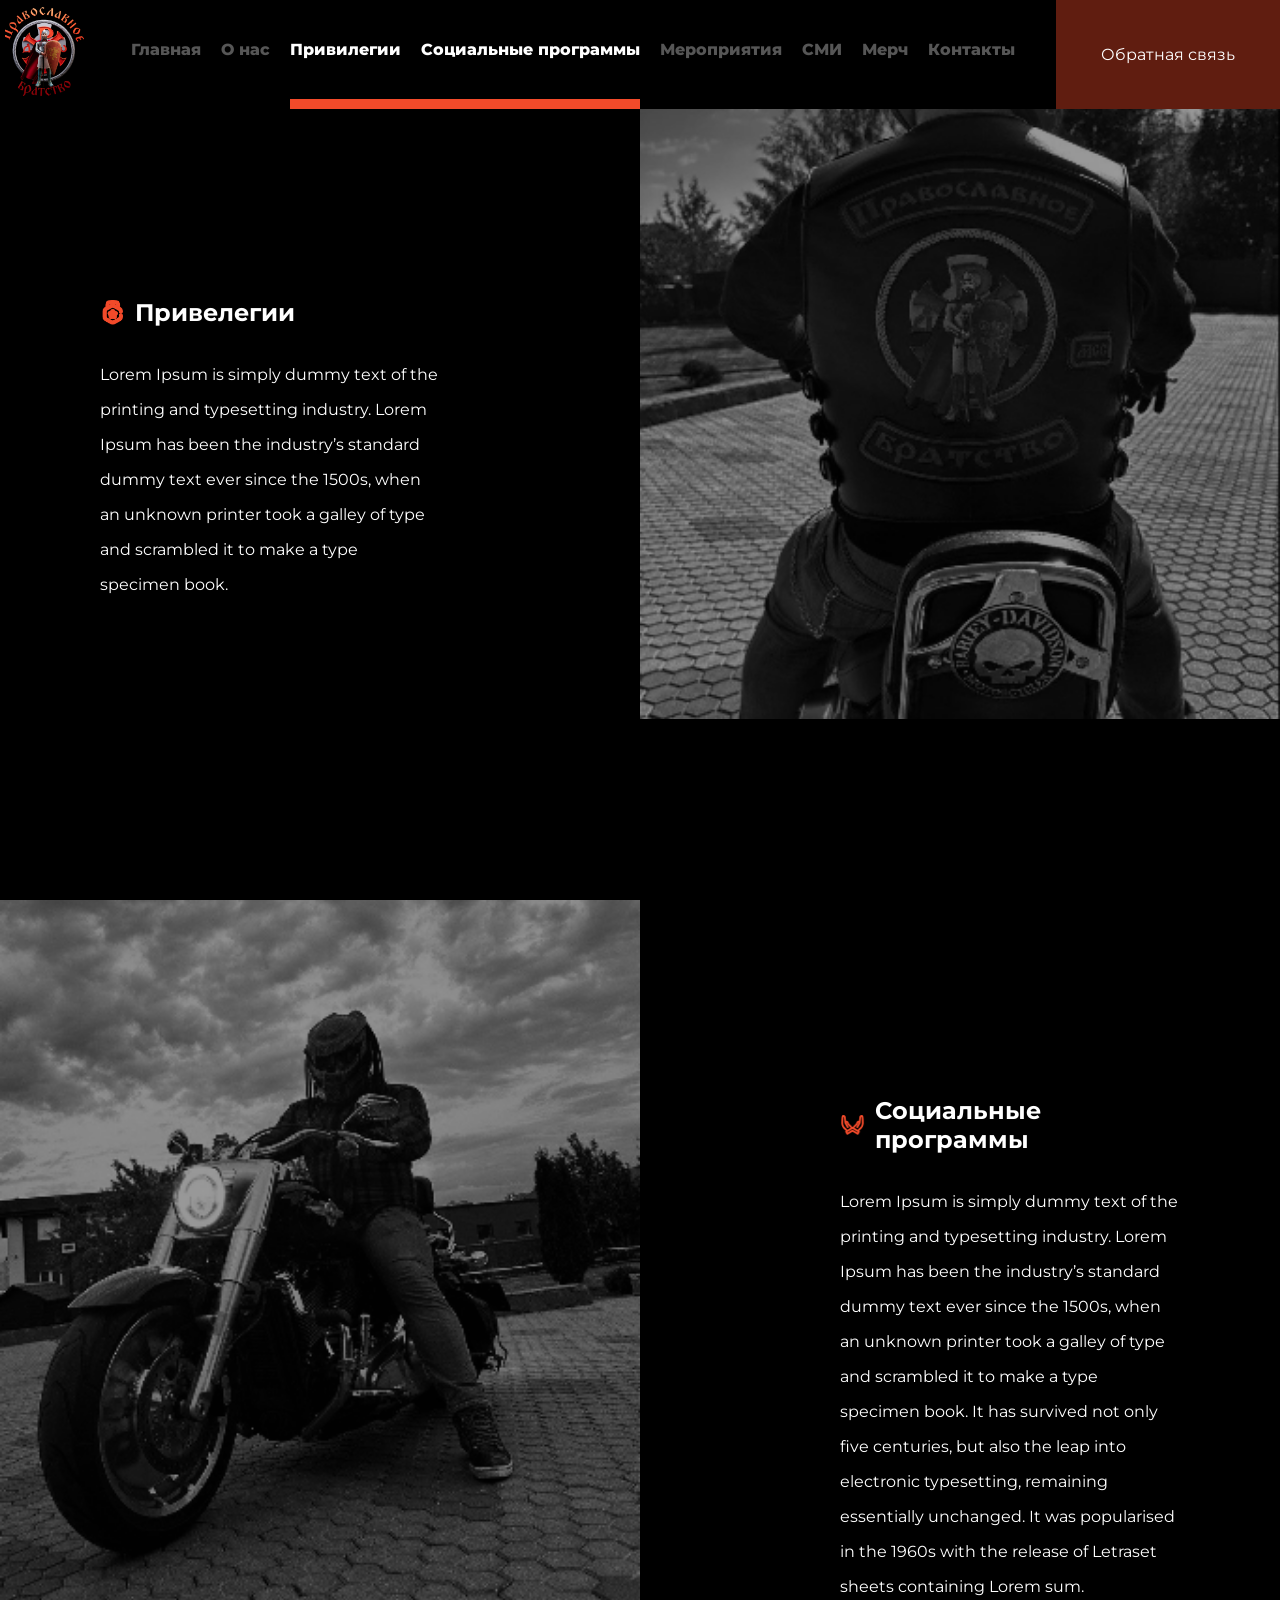
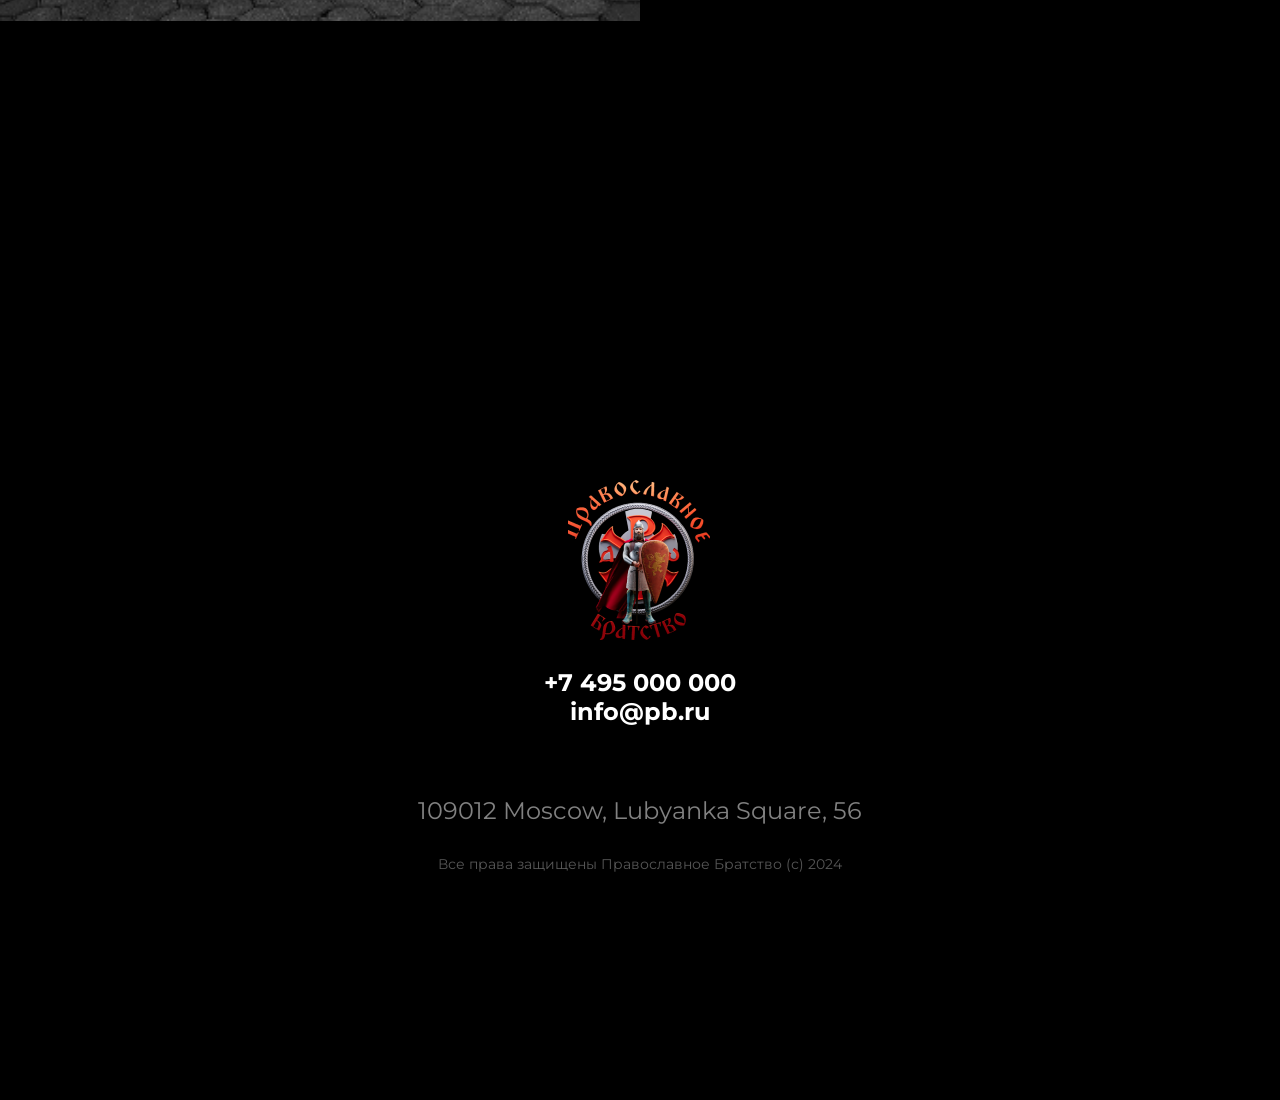
<file: privel.html>
<!DOCTYPE html>
<html lang="ru">

<head>
    <meta charset="UTF-8">
    <meta name="viewport" content="width=device-width, initial-scale=1.0">
    <title>Православное братство</title>
    <link rel="stylesheet" href="css/style.css">
</head>

<body>
    <section class="section">
        <!-- мобильная шапка -->
        <header class="header-mob">
            <a href="./index"><img src="./img/logo.png" alt="лого" class="logo logo-mob"></a>
            <!-- кнопка бургер -->
            <div class="menu">
                <input type="checkbox" id="burger-checkbox" class="burger-checkbox">
                <label for="burger-checkbox" class="burger"></label>
                <ul class="menu-list">
                    <li><a href="./index.html" class="menu-item">Главная</a>
                    <li>
                    <li><a href="./info.html" class="menu-item">О нас</a>
                    <li>
                    <li><a href="./privel.html" class="menu-item menu-active">Привелегии</a>
                    <li>
                    <li><a href="./privel.html" class="menu-item menu-active">Социальные программы</a>
                    <li>
                    <li><a href="./miro.html" class="menu-item">Мероприятия</a>
                    <li>
                    <li><a href="./news.html" class="menu-item">СМИ</a>
                    <li>
                    <li><a href="./merch.html" class="menu-item">Мерч</a>
                    <li>
                    <li><a href="./contact.html" class="menu-item">Контакты</a>
                    <li></li>
                    <p class="menu-textt">109012 Moscow, Lubyanka Square, 56</p>
                    <div class="menu-content">
                        <a href="tel:+7495000000">
                            <p class="">+7 495 000 000</p>
                        </a>
                        <a href="mailto:info@pb.ru">
                            <p class="">info@pb.ru</p>
                        </a>
                    </div>
                    <a href="/" class="header-a header-menu-a">Обратная связь</a>
                </ul>
            </div>
        </header>
        <!-- шапка -->
        <header class="header">
            <div class="header-flex">
                <a href="./index"><img src="./img/logo.png" alt="лого" class="logo"></a>
                <ul class="header-list">
                    <a href="./index.html">
                        <li class="passive">Главная</li>
                    </a>
                    <a href="./info.html">
                        <li class="passive">О нас</li>
                    </a>
                    <a href="./privel.html">
                        <li class="active">Привилегии</li>
                        <div class="red-line"></div>
                    </a>
                    <a href="./privel.html">
                        <li class="active">Социальные программы</li>
                        <div class="red-line red-line2"></div>
                    </a>
                    <a href="./miro.html">
                        <li class="passive">Мероприятия</li>
                    </a>
                    <a href="./news.html">
                        <li class="passive">СМИ</li>
                    </a>
                    <a href="./merch.html">
                        <li class="passive">Мерч</li>
                    </a>
                    <a href="./contact.html">
                        <li class="passive">Контакты</li>
                    </a>
                </ul>
                <a href="/" class="header-a">Обратная связь</a>
            </div>
        </header>
        <!-- первый блок -->
        <div class="container">
            <div class="container8">
                <div class="container-grid1">
                    <div class="container2-flex container2-flex-mob">
                        <img src="./img/privel.png" alt="Привелегии" class="img-people">
                        <h2 class="container-title">Привелегии</h2>
                    </div>
                    <p class="container-text container-text2">Lorem Ipsum is simply dummy text of the printing and
                        typesetting industry.
                        Lorem Ipsum has been the industry’s standard dummy text ever since the 1500s, when an unknown
                        printer took a galley of type and scrambled it to make a type specimen book.</p>
                </div>
                <div class="container-grid7"></div>
            </div>
        </div>
        <!-- второй блок -->
        <div class="container pc-yes">
            <div class="container9">
                <div class="container-grid9">
                </div>
                <div class="container-grid3">
                    <div class="container3-flex container3-flex-mob">
                        <img src="./img/soc.png" alt="Привелегии" class="img-people">
                        <h2 class="container-title">Социальные программы</h2>
                    </div>
                    <p class="container-text container-text3">Lorem Ipsum is simply dummy text of the printing and
                        typesetting industry.
                        Lorem Ipsum has been the industry’s standard dummy text ever since the 1500s, when an unknown
                        printer took a galley of type and scrambled it to make a type specimen book. It has survived not
                        only five centuries, but also the leap into electronic typesetting, remaining essentially
                        unchanged. It was popularised in the 1960s with the release of Letraset sheets containing Lorem
                        sum.</p>
                </div>
            </div>
        </div>
        <div class="container mobile-yes">
            <div class="container8">
                <div class="container-grid1">
                    <div class="container2-flex container2-flex-mob">
                        <img src="./img/soc.png" alt="Привелегии" class="img-people">
                        <h2 class="container-title">Социальные программы</h2>
                    </div>
                    <p class="container-text container-text2">Lorem Ipsum is simply dummy text of the printing and
                        typesetting industry.
                        Lorem Ipsum has been the industry’s standard dummy text ever since the 1500s, when an unknown
                        printer took a galley of type and scrambled it to make a type specimen book. It has survived not
                        only five centuries, but also the leap into electronic typesetting, remaining essentially
                        u.</p>
                </div>
                <div class="container-grid7"></div>
            </div>
        </div>
        <!-- подвал -->
        <footer class="footer" id="footer">
            <ul class="header-list footer-list">
                <a href="./index.html">
                    <li class="passive">Главная</li>
                </a>
                <a href="./info.html">
                    <li class="passive">О нас</li>
                </a>
                <a href="./privel.html">
                    <li class="active">Привилегии</li>
                </a>
                <a href="./privel.html">
                    <li class="active">Социальные программы</li>
                </a>
                <a href="./miro.html">
                    <li class="passive">Мероприятия</li>
                </a>
                <a href="./news.html">
                    <li class="passive">СМИ</li>
                </a>
                <a href="./merch.html">
                    <li class="passive">Мерч</li>
                </a>
                <a href="./contact.html">
                    <li class="passive">Контакты</li>
                </a>
            </ul>
            <div class="footer-content">
                <img src="./img/logo.png" alt="лого" class="footer-logo">
                <a href="tel:+7495000000">
                    <p class="footer-text">+7 495 000 000</p>
                </a>
                <a href="mailto:info@pb.ru">
                    <p class="footer-text">info@pb.ru</p>
                </a>
            </div>
            <p class="footer-text footer-text2 footer-text3">109012 Moscow, Lubyanka Square, 56</p>
            <p class="footer-text footer-text2">Все права защищены Православное Братство (с) 2024</p>
        </footer>
    </section>
</body>

</html>
</file>
<file: css/style.css>
/* шрифты */
@import url("https://fonts.googleapis.com/css2?family=Montserrat:ital,wght@0,100..900;1,100..900&display=swap");
/* сброс стилей */

* {
  margin: 0;
  padding: 0;
  box-sizing: border-box;
  outline: 0;
}

ol,
ul {
  list-style: none;
}

a {
  text-decoration: none;
  color: #fff;
}

/* стандартные настройки */
html {
  scroll-behavior: smooth;
}

body {
  color: white;
  font-family: "Montserrat", sans-serif;
  overflow-x: hidden;
}

*::-webkit-scrollbar {
  width: 5px;
}

*::-webkit-scrollbar-track {
  background: #ffffff17;
}

*::-webkit-scrollbar-thumb {
  background-color: #fff;
  border-radius: 20px;
  height: 10px;
}

/* кнопка бургер */
.burger-checkbox {
    position: absolute;
    visibility: hidden;
  }
  .burger {
    position: absolute;
    z-index: 101;
    cursor: pointer;
    display: block;
    border: none;
    background: transparent;
    width: 40px;
    height: 26px;
    top: 30px;
    right: 30px;
  }
  .burger::before,
  .burger::after {
    content: '';
    left: 0px;
    position: absolute;
    display: block;
    width: 100%;
    height: 4px;
    border-radius: 10px;
    background: #fff;
  }
  .burger::before {
    top: 0;
    box-shadow: 0 11px 0 #fff;
    transition: box-shadow .3s .15s, top .3s .15s, transform .3s;
  }
  .burger::after {
    bottom: 0;
    transition: bottom .3s .15s, transform .3s;
  }
  .burger-checkbox:checked + .burger::before {
    top: 11px;
    transform: rotate(45deg);
    box-shadow: 0 6px 0 rgba(0,0,0,0);
    transition: box-shadow .15s, top .3s, transform .3s .15s;
  }
  .burger-checkbox:checked + .burger::after {
    bottom: 11px;
    transform: rotate(-45deg);
    transition: bottom .3s, transform .3s .15s;
  }
  .menu-list {
    top: 0;
    right: 0;
    position: absolute;
    display: flex;
    flex-direction: column;
    gap: 5px;
    padding: 0px 0;
    margin: 0px;
    background: #000;
    list-style-type: none;
    transform: translateY(-100vh);
    transition: .3s;
    width: 100%;
    height: 100%;
    z-index: 100;
    padding-left: 30px;
    justify-content: center;
  }
  
  .menu-textt {
    padding-top: 50px;
    padding-bottom: -50px;
    color: #ffffff65;
  }
  .menu-content {
    margin-top: 50px;
    margin-bottom: -50px;
  }
  .menu-item {
    display: block;
    padding: 5px;
    color: #ffffff65;
    font-size: 16px;
    text-align: left;
    text-decoration: none;
    font-weight: 300;
  }
  .menu-active {
    color: #fff;
  }
  .menu-text {
    position: absolute;
    margin-top: 0px;
  }
  .menu-item:hover {
    color: #fff;
  }
  .burger-checkbox:checked ~ .menu-list {
    transform: translateX(0);
  }

  .menu {
    margin-top: -30px;
  }

/* шапка */
.header-mob {
  display: none;
}

.header {
  background-color: #000000;
  width: 100%;
  z-index: 1000;
  position: fixed;
}

.active,
.passive {
  font-weight: 800;
}

.red-line {
  background-color: #f24a2a;
  height: 10px;
  margin-bottom: -40px;
  margin-top: 40px;
}

.header-flex {
  display: flex;
  justify-content: space-between;
  align-items: center;
}

.header-list {
  display: flex;
  gap: 20px;
}

.header-a:hover {
    background-color: #f24a2a;
}

.logo {
  width: 90px;
  padding: 5px;
  z-index: 99999;
}

.header-a {
  background-color: #f24b2a65;
  padding: 45px;
  color: white;
}

/* первый блок */
.container {
  height: 100vh;
  width: 100%;
  background-color: #000000;
}

.container-content {
  width: 80%;
  margin: 0 auto;
}

.container1 {
  padding-top: 50px;
  display: flex;
  align-items: center;
  justify-content: center;
}

.logo-big {
  scale: 0.6;
  animation: logo 2s ease-in-out;
}

@keyframes logo {
  0% {
    opacity: 0;
    scale: 0.3;
  }
  100% {
    opacity: 1;
  }
}

.logo-big:hover {
  scale: 0.65;
  transition: 0.5s ease-in-out;
}

.conteiner-1-text {
  font-weight: 300;
  letter-spacing: 7px;
  text-transform: uppercase;
  font-size: 22px;
}

/* второй блок */
.container2 {
  display: grid;
  grid-template-columns: 40% 60%;
}

.container-grid2 {
  background-image: url(../img/bckg1.png);
  height: 100vh;
  background-repeat: no-repeat;
  width: 100%;
  background-size: 130%;
}

.container-grid1 {
  padding-left: 100px;
  display: flex;
  flex-direction: column;
  justify-content: center;
}

.container2-flex {
  display: flex;
  align-items: center;
  margin-bottom: 30px;
}

.img-people {
  width: 25px;
  margin-right: 10px;
}

.container-text {
  line-height: 35px;
}

/* третий блок */
.container3 {
  display: grid;
  grid-template-columns: repeat(2, 1fr);
  background-image: url(../img/bckg2.png);
  background-repeat: no-repeat;
  background-size: 100%;
}

.container-grid3 {
  padding-right: 100px;
  display: flex;
  flex-direction: column;
  justify-content: center;
  height: 100vh;
  width: 100%;
}

.container-a {
  border: 1px solid #f24a2a;
  padding: 10px 40px;
  width: fit-content;
  margin-top: 20px;
}

.container-a:hover {
background-color: #f24a2a;
  border: none;
  transition: 0.3s ease-in-out;
}

/* четвертый блок */
.container4 {
  background-image: url(../img/bckg3.png);
  height: 100vh;
  width: 100%;
  background-repeat: no-repeat;
  background-size: 100%;
  display: grid;
  grid-template-columns: 40% 60%;
}

.container-grid6 {
  padding-left: 100px;
  display: flex;
  flex-direction: column;
  padding-top: 150px;
}

.scroll-block {
  background-color: #f24b2a65;
  width: 100%;
  height: 25vh;
}

.scroll-card {
  margin-left: 9%;
}

.miro-scroll {
  overflow-y: scroll;
  direction: rtl;
  height: 80vh;
}

.miro-scroll > * {
  direction: ltr;
}

.scroll-text {
  font-weight: 800;
  font-size: 18px;
}

/* пятый блок */
.container5 {
  height: 100vh;
  width: 100%;
  background-repeat: no-repeat;
  background-size: 100%;
}

.clothe {
  background-color: #000000;
  border-radius: 1000px;
  padding: 30px;
  width: fit-content;
  margin: 0 auto;
}

.clothes-card {
  display: flex;
  flex-direction: column;
  width: 300px;
}

.size {
  display: flex;
  gap: 15px;
  margin-bottom: 25px;
}

.img-clothe {
  width: 180px;
}

.size-none {
  color: #ffffff56;
}

.size-text {
  height: 100px;
  overflow-y: hidden;
}

.clothe-title {
  color: #ffffff56;
  margin-bottom: 10px;
  font-size: 14px;
}

.clothe-subtitle {
  margin-bottom: 10px;
}

.clothe-text {
  font-size: 14px;
  text-align: justify;
}

.sale {
  display: flex;
  align-items: center;
  justify-content: space-between;
}

.buy {
  display: flex;
  align-items: center;
}

.img-buy {
  width: 40px;
  margin-right: 10px;
}

.clothes-scroll {
  display: flex;
  gap: 50px;
  overflow-x: scroll;
  scrollbar-width: none;
  margin-right: 20px;
  user-select: none;
}
/* шестой блок */
.scroll-block2 {
  background-color: #ffffff17;
  height: 20vh;
}

.scroll-card {
  width: 90%;
  margin: 0px 0px;
  padding: 10px;
}

.container7 {
  height: 100vh;
  width: 100%;
  background-repeat: no-repeat;
  background-size: 100%;
  display: grid;
  grid-template-columns: 40% 60%;
}

.news-img {
  width: 60%;
}

.container-grid4 {
  padding-top: 250px;
  padding-left: 300px;
}

.news-flex {
  display: flex;
  justify-content: space-between;
}

.news-title {
  margin-bottom: 20px;
}

.news-date {
  color: #ffffff56;
  font-weight: 600;
}

.news-text {
  font-size: 14px;
}

#timeline2::-webkit-scrollbar-thumb {
  background-color: #ffffff17;
}

/* подвал */
.footer {
  background-color: #000000;
  height: 100vh;
  width: 100%;
  padding-top: 100px;
}

.footer-content {
  padding-top: 20vh;
  text-align: center;
}

.footer-text {
  text-align: center;
  font-size: 24px;
  font-weight: 700;
}

.footer-text:hover {
  scale: 1.1;
}

.footer-title {
  margin-bottom: -20px;
}

.footer-logo {
  margin-bottom: 20px;
}

.footer-list {
  justify-content: center;
  padding-top: 200px;
  display: none;
}

.footer-text2 {
  font-size: 14px;
  margin-top: 30px;
  color: #ffffff56;
  font-weight: 400;
}

.social-img:hover {
  scale: 1.1;
}

.footer-text2:hover {
  scale: 1;
}

.footer-text3 {
  font-size: 24px;
  margin-top: 70px;
  color: #ffffff81;
}

.passive {
  color: #ffffff56;
}

/* второй блок info */
.container9 {
  width: 100%;
  height: 100vh;
  background-repeat: no-repeat;
  position: relative;
}

.fon {
  width: 100%;
  height: 100vh;
  position: absolute;
}

.change-fon {
  width: 250px;
  z-index: 9999;
}

.change-fon:hover {
  cursor: pointer;
  scale: 1.1;
}

.changes-img {
  display: flex;
  gap: 20px;
}

.flex-end {
  position: absolute;
  bottom: 50px;
  left: 10vw;
  width: 80vw;
  overflow-y: scroll;
  scrollbar-width: none;
  z-index: 2;
}

.red-line2 {
  margin-left: -20px;
}

/* первый блок privel */
.container8 {
  display: grid;
  grid-template-columns: repeat(2, 1fr);
}

.container9 {
  display: grid;
  grid-template-columns: repeat(2, 1fr);
}

.container-grid7 {
  background-image: url(../img/bckg6.png);
  height: 100vh;
  background-repeat: no-repeat;
  width: 100%;
  background-size: 100%;
}

.container-text2 {
  padding: 0 200px 0 0;
}

.container-grid9 {
  background-image: url(../img/bkcg5.png);
  background-repeat: no-repeat;
  width: 100%;
  background-size: 100%;
}

.container-text3 {
  padding: 0 0 0 200px;
}
/* первый блок miro */
.miro-card-grid {
  display: grid;
  grid-template-columns: repeat(2, 1fr);
  gap: 20px 0;
}

.miro-grid-text {
  font-size: 30px;
  font-weight: 800;
}

.scroll-card-grid {
  padding: 0;
}

.scroll-grid-block {
  padding: 20px;
  width: 100%;
  height: fit-content;
}

.scroll-grid-block>p,
.scroll-grid-block>div>p,
.scroll-grid-block>div>div>p {
  color: #fff;
}

.container10 {
  height: fit-content;
  display: grid;
  grid-template-columns: repeat(1, 1fr);
  background-color: #000000;
  padding-bottom: 40px;
}

.scroll-grid-block-off {
  background-color: #7e7e7e8e;
  display: flex;
  gap: 30px;
}

.miro-grid-text-off {
  color: #ffffff56;
}

.off-title {
  font-size: 20px;
  font-weight: 600;
  color: #ffffff56;
}

.off-text {
  font-size: 16px;
  margin-top: 30px;
  color: #ffffff56;
  width: 90%;
  text-align: justify;
}

.off-group {
  display: flex;
  gap: 15px;
  align-items: center;
  margin-top: 20px;
}

.container-none {
  display: none;
}

.geo-info {
  font-size: 14px;
  font-weight: 600;
  color: #ffffff56;
}

.geo-img {
  width: 30px;
}

.off-group2 {
  margin-top: 10px;
}

.numbers {
  margin-top: 50px;
  display: flex;
  gap: 15px;
}

.nubmers-passive {
  font-weight: 600;
  color: #ffffff56;
}

.nubmers-active {
  font-weight: 600;
}

.nubmers-passive:hover {
  color: #fff;
}

.passive:hover {
  color: #fff;
}

/* первый блок news */
.container11 {
  background-image: url(../img/bckg7.png);
}

.scroll-card-padd {
  padding: 20px;
}

.news-text {
  text-align: justify;
}
/* первый блок merch */
.merch-card-grid {
  display: grid;
  grid-template-columns: repeat(4, 1fr);
  gap: 20px;
}

/* первый блок contact */
.logo-big2 {
  margin-bottom: 50px;
  width: 500px;
}

.container13 {
  padding-top: 30px;
  display: flex;
  flex-direction: column;
}

.footer-text4 {
  margin-top: -150px;
}

.footer-content2 {
  margin-top: 40px;
}

.container14 {
  height: 100vh;
}

.container-title3 {
  font-size: 42px;
  font-weight: 700;
  margin-left: 20px;
}

.geo-info2 {
  color: #fff;
}

.mobile-yes {
  display: none;
}

.more-info-text {
  margin-top: 10vh;
  width: 400px;
}

.container-title-off {
    color: #ffffff56;
}

/* поведения объектов */
.container2-flex-hover:hover {
  scale: 1.03;
  color: #fff;
}

.container-title-off:hover {
    scale: 1.03;
    color: #fff;
}

.scroll-block:hover {
    background-color: #f24a2a;
    cursor: pointer;
}

.scroll-block2:hover,
.scroll-grid-block-off:hover {
  background-color: #818181;

}

.scroll-block2:hover>div>div>p,
.scroll-block2:hover>div>p {
  color: #000000;
}

.img-clothe:hover {
  cursor: pointer;
  scale: 1.1;
  transition: 0.2s ease-in-out;
}

.buy-a:hover {
  scale: 1.1;
  transition: 0.1s ease-in-out;
}

.container3-flex {
    display: flex;
    align-items: center;
    margin-bottom: 30px;
    padding-left: 200px;
}

/* адаптация */
@media screen and (max-width: 1366px) {
  .logo-big {
    width: 550px;
  }
  .logo-big2 {
    margin-top: 20px;
    width: 450px;
  }
  .scroll-grid-block,
  .scroll-block2 {
    height: fit-content;
  }
  .merch-card-grid{
    grid-template-columns: repeat(3, 1fr);
  }
  .footer-text4 {
    margin-top: -120px;
  }
}

@media screen and (max-width: 1204px) {
  .container1 {
    padding-top: 20vh;
    flex-direction: column;
  }
  .header-mob {
    display: block;
    margin-top: 30px;
  }
  .logo-mob {
    position: absolute;
    margin-top: 10px;
    margin-left: 20px;
  }

  .logo-big2 {
    width: 500px;
  }

  .container13 {
    padding-top: 10px;
  }

  .container-backg {
    background-image: url(../img/bckg7.png);
    background-repeat: no-repeat;
    background-size: 300%;
    background-position: center;
    background-attachment: fixed;
  }
  .conteiner-1-text {
    font-size: 24px;
    font-weight: 600;
  }
  .logo-big {
    width: 750px;
  }
  .header {
    display: none;
  }
  .container2 {
    grid-template-columns: repeat(1, 1fr);
    background-image: url(../img/bckg1.png);
    background-repeat: no-repeat;
    height: 100vh;
    background-size: 200%;  
  }
  .container-grid1 {
    width: 90%;
    text-align: center;
  }
  .img-people {
    width: 50px;
  }
  .container2-flex {
    justify-content: center;
  }
  .container-title {
    font-size: 42px;
  }
  .container-text {
    line-height: 2;
    font-size: 28px;
    margin: 20px auto 0;
    width: 90%;
  }
  .container-grid2 {
    display: none;
  }
  .container3 {
    grid-template-columns: repeat(1, 1fr);
    background-image: url(../img/bckg_mob.png);
    background-size: 100%;
    background-position: 100px 10px;
  }
  .container-grid3 {
    padding: 0;
    width: 90%;
    margin: 0 auto;
    text-align: center;
  }
  .container-a {
    width: 90%;
    margin: 100px auto 0;
    font-size: 28px;
    padding: 30px 0;
    border: 3px solid #f24a2a;
    margin-top: 100px;
  }
  .container4 {
    grid-template-columns: repeat(1, 1fr);
    background-image: url(../img/bckg7.png);
    background-repeat: no-repeat;
    background-size: 300%;
    background-position: center;
    background-attachment: fixed;
  }
  .miro-scroll {
    direction: ltr;
    margin-left: 100px;
    scrollbar-width: none;
  }
  .scroll-card {
    margin: 0;
  }
  .container-grid6 {
    padding-left: 0;
    background-image: url(../img/bckg7.png);
    background-repeat: no-repeat;
    background-size: 300%;
    background-position: center;
    background-attachment: fixed;
  }

  .header-menu-a {
    position: absolute;
    margin-top: 20vh;
    margin-left: -30px;
    text-align: center;
    bottom: 0;
    width: 100%;
    padding: 20px;
  }

  .off-text,
  .geo-info,
  .off-title {
    font-size: 26px;
  }
  .miro-grid-text-off {
    font-size: 40px;
  }
  .img-clothe {
    width: 300px;
  }
  .clothes-scroll {
    width: 90%;
    margin: 0 auto;
    margin-top: 150px;
    gap: 100px;
  }
  .container-grid4 {
    display: none;
  }
  .container5 {
    display: flex;
    flex-direction: column;
    justify-content: center;
    background-image: url(../img/bckg7.png);
    background-repeat: no-repeat;
    background-size: 300%;
    background-position: center;
    background-attachment: fixed;
  }
  .clothe {
    background-color: #00000056;
  }
  .clothe-subtitle,
  .clothe-title,
  .clothe-text,
  .sizes,
  .buy-a,
  .price-text {
    font-size: 26px;
    text-align: center;
  }
  .sale {
    margin-top: 20px;
  }
  .size {
    justify-content: center;
  }
  .clothes-card {
    width: 500px;
  }
  .container7 {
    grid-template-columns: repeat(1, 1fr);
  }

  .news-title {
    font-size: 36px;
  }
  .news-text,
  .news-date {
    font-size: 26px;
  }
  .scroll-block2 {
    padding: 20px;
  }
  .container8 {
    grid-template-columns: repeat(1, 1fr);
    grid-template-rows: repeat(2, 1fr);
  }
  .container-grid7 {
    display: none;
  }
  .container-text2 {
    padding: 10px 40px 40px;
    text-align: left;
  }
  .container2-flex-mob {
    background-image: url(../img/bckg6.png);
    height: 50vh;
    background-repeat: no-repeat;
    background-size: 100%;
    padding-top: 500px;
    padding-left: 20px;
    padding-bottom: 30px;
    justify-content: left;
  }
  .container-grid1 {
    padding: 0;
    width: 100%;
  }
  .miro-card-grid {
    grid-template-columns: repeat(1, 1fr);
    width: 90%;
    display: flex;
    flex-direction: column;
    align-items: center;
    margin: 0 auto;
  }
  .numbers {
    justify-content: center;
    font-size: 26px;
  }
  .merch-card-grid {
    display: flex;
    flex-direction: column;
    width: 90%;
    margin: 0 auto;
    gap: 100px;
    align-items: center;
  }
  .pc-yes {
    display: none;
  }
  .mobile-yes {
    display: block;
  }

}

@media screen and (max-width: 800px) {
  .conteiner-1-text {
    font-size: 18px;
  }
  .container1 {
    padding-top: 200px;
  }
  .logo-big {
    width: 500px;
  }
 .container-title {
    font-size: 22px;
  }
.container-text {
    font-size: 14px;
  }
  .img-people {
    width: 30px;
  }
  .container-a {
    font-size: 18px;
    padding: 20px;
    margin-top: 30px;
  }
  .miro-scroll {
    margin-left: 0;
  }
  .scroll-card {
    width: 100%;
  }
  .clothes-scroll {
    padding-left: 40px;
    margin-top: 10px;
  }
  .clothe-subtitle,
  .clothe-title,
  .clothe-text,
  .sizes,
  .buy-a,
  .price-text {
    font-size: 22px;
    text-align: center;
  }
  .container-grid6 {
    padding-top: 50px;
  }
  .container2-flex {
    width: 95%;
    margin: 20px auto;
  }
  .img-clothe {
    width: 250px;
  }

.off-text,
  .geo-info,
  .off-title {
    font-size: 16px;
  }
.miro-grid-text-off {
    font-size: 20px;
    margin-bottom: 20px;
  }
.price-text {
    font-size: 16px;
  }
.news-title {
    font-size: 30px;
  }
.news-text,
  .news-date {
    font-size: 16px;
  }
 .numbers {
    font-size: 16px;
  }
  .container-backg {
    background-size: 400%;
  }
  .container4 {
    background-size: 400%;
  }
  .container-grid6 {
    background-size: 400%;
  }
  .container5 {
    background-size: 400%;
  }
  .container2-flex-mob {
    width: 100%;
    margin: 0;
    padding-left: 20px;
    background-position: 0 100px;
    margin-top: -100px;
  }
  .miro-card-grid {
    margin-left: 0px;
    width: 90%;
    margin: 0 auto;
  }
  .clothes-card {
    width: 90%;
  }
  .container13 {
    padding-top: 0px;
  }
  .logo-big {
    width: 400px;
  }
}

@media screen and (max-width: 375px) {
  .container1 {
    padding-top: 110px;
  }
  .container-grid3 {
    padding-top: 10px;
  }
  .container13 {
    padding-top: 10px;
  }
  .container-text {
    margin-top: 0;
  }
  .img-clothe {
    width: 200px;
  }
  .logo-big {
    width: 300px;
  }

}
</file>
